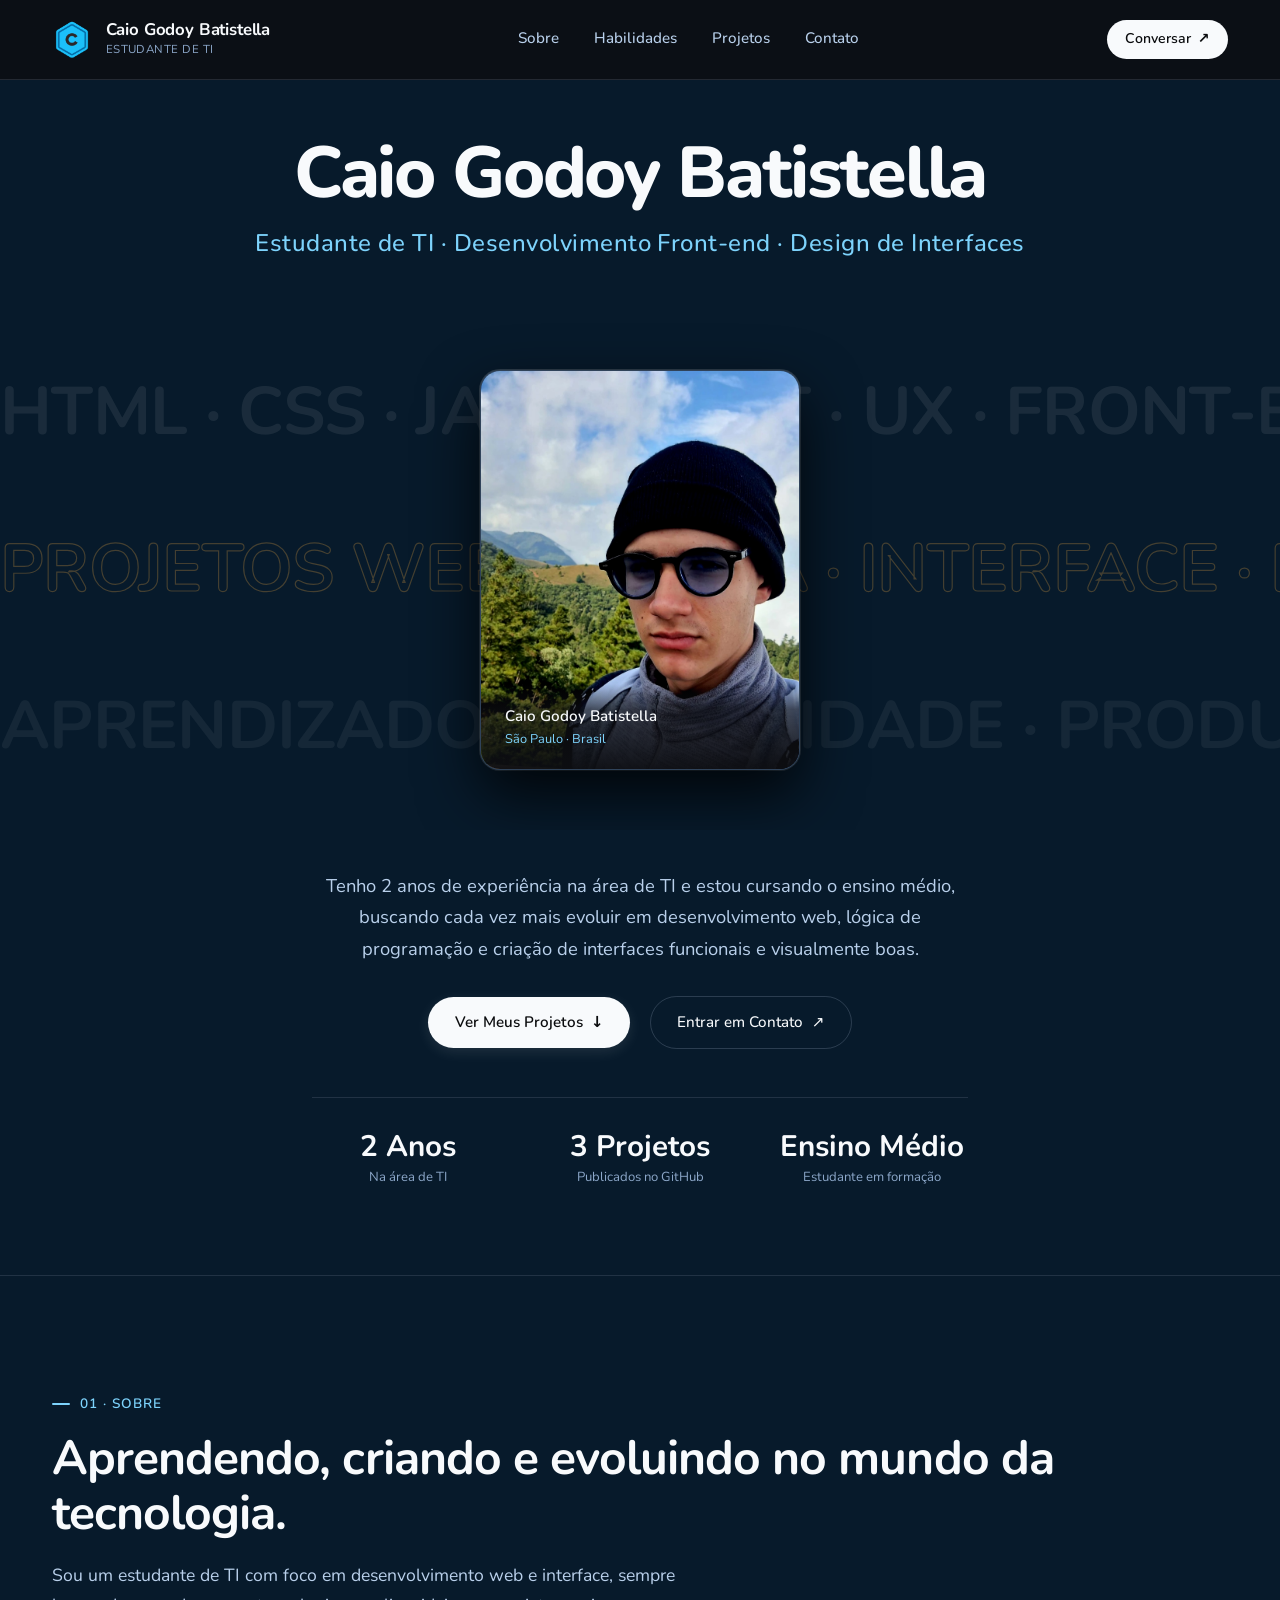
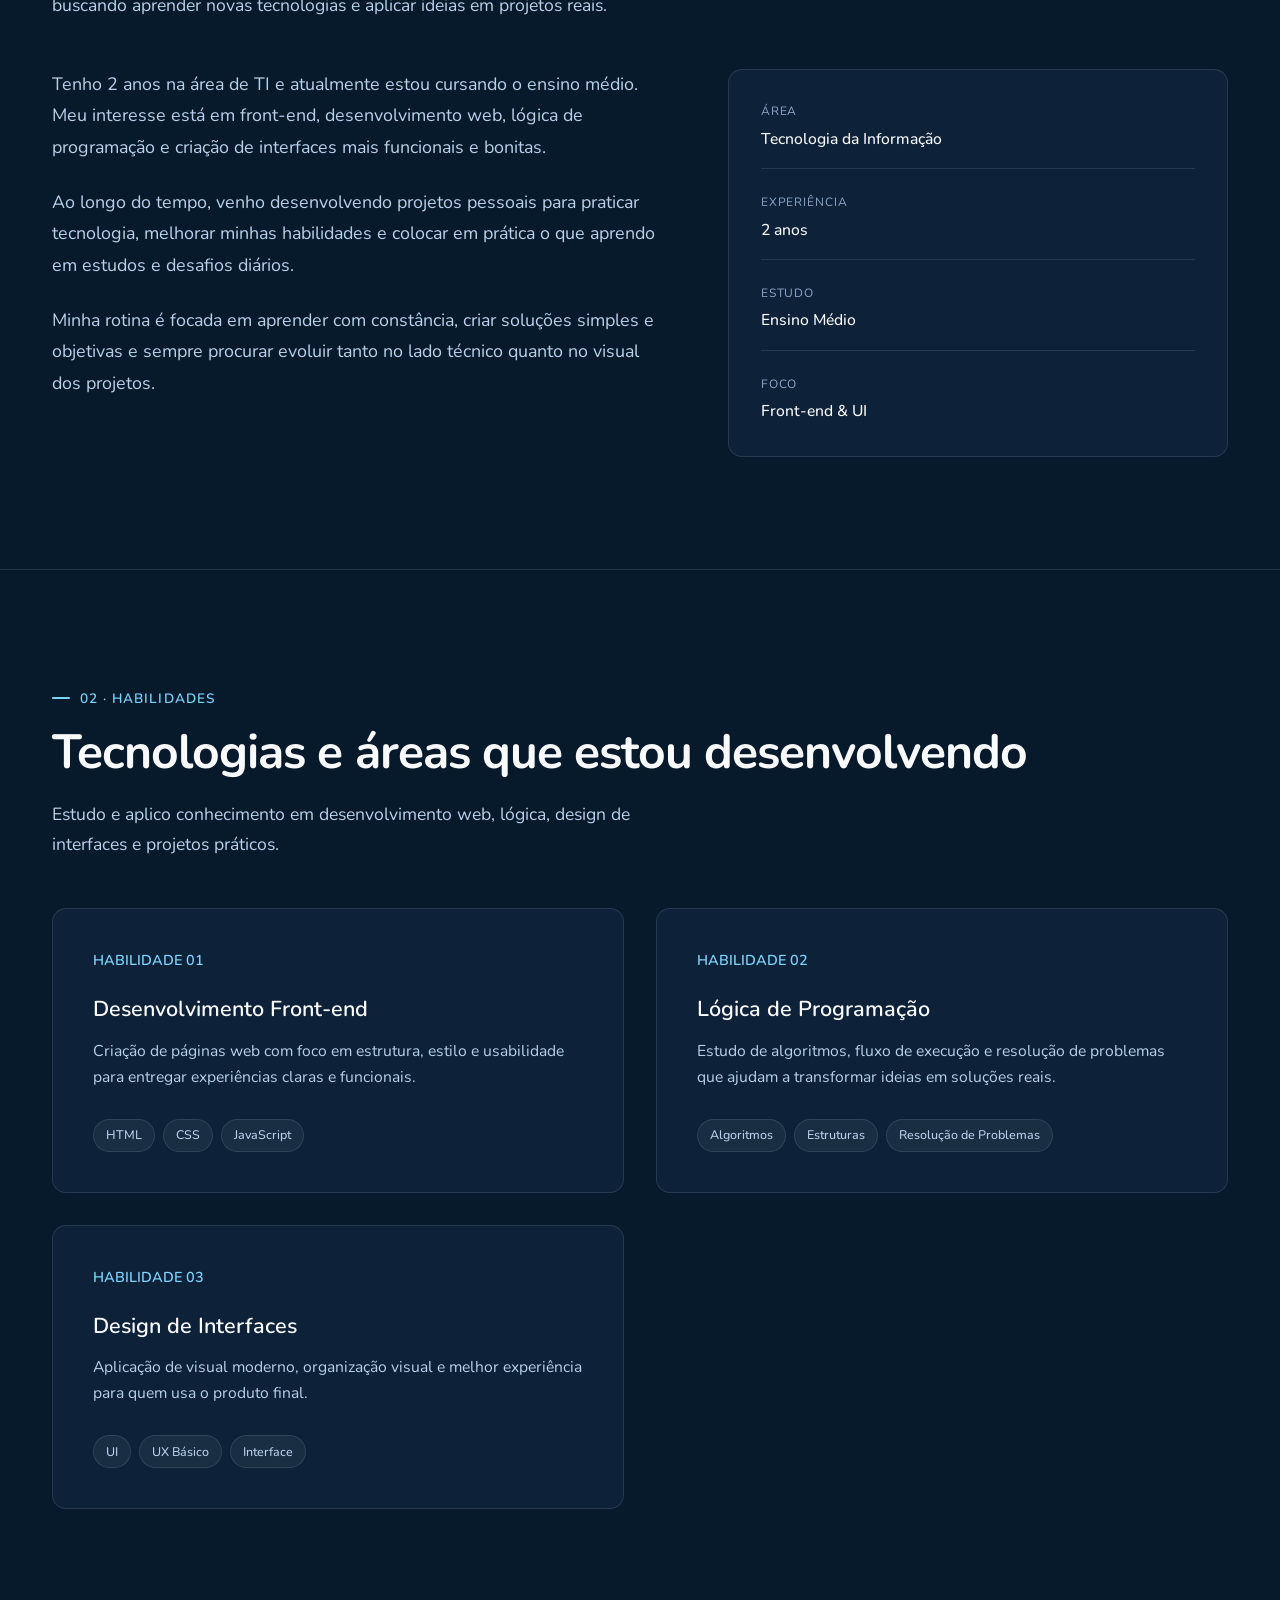
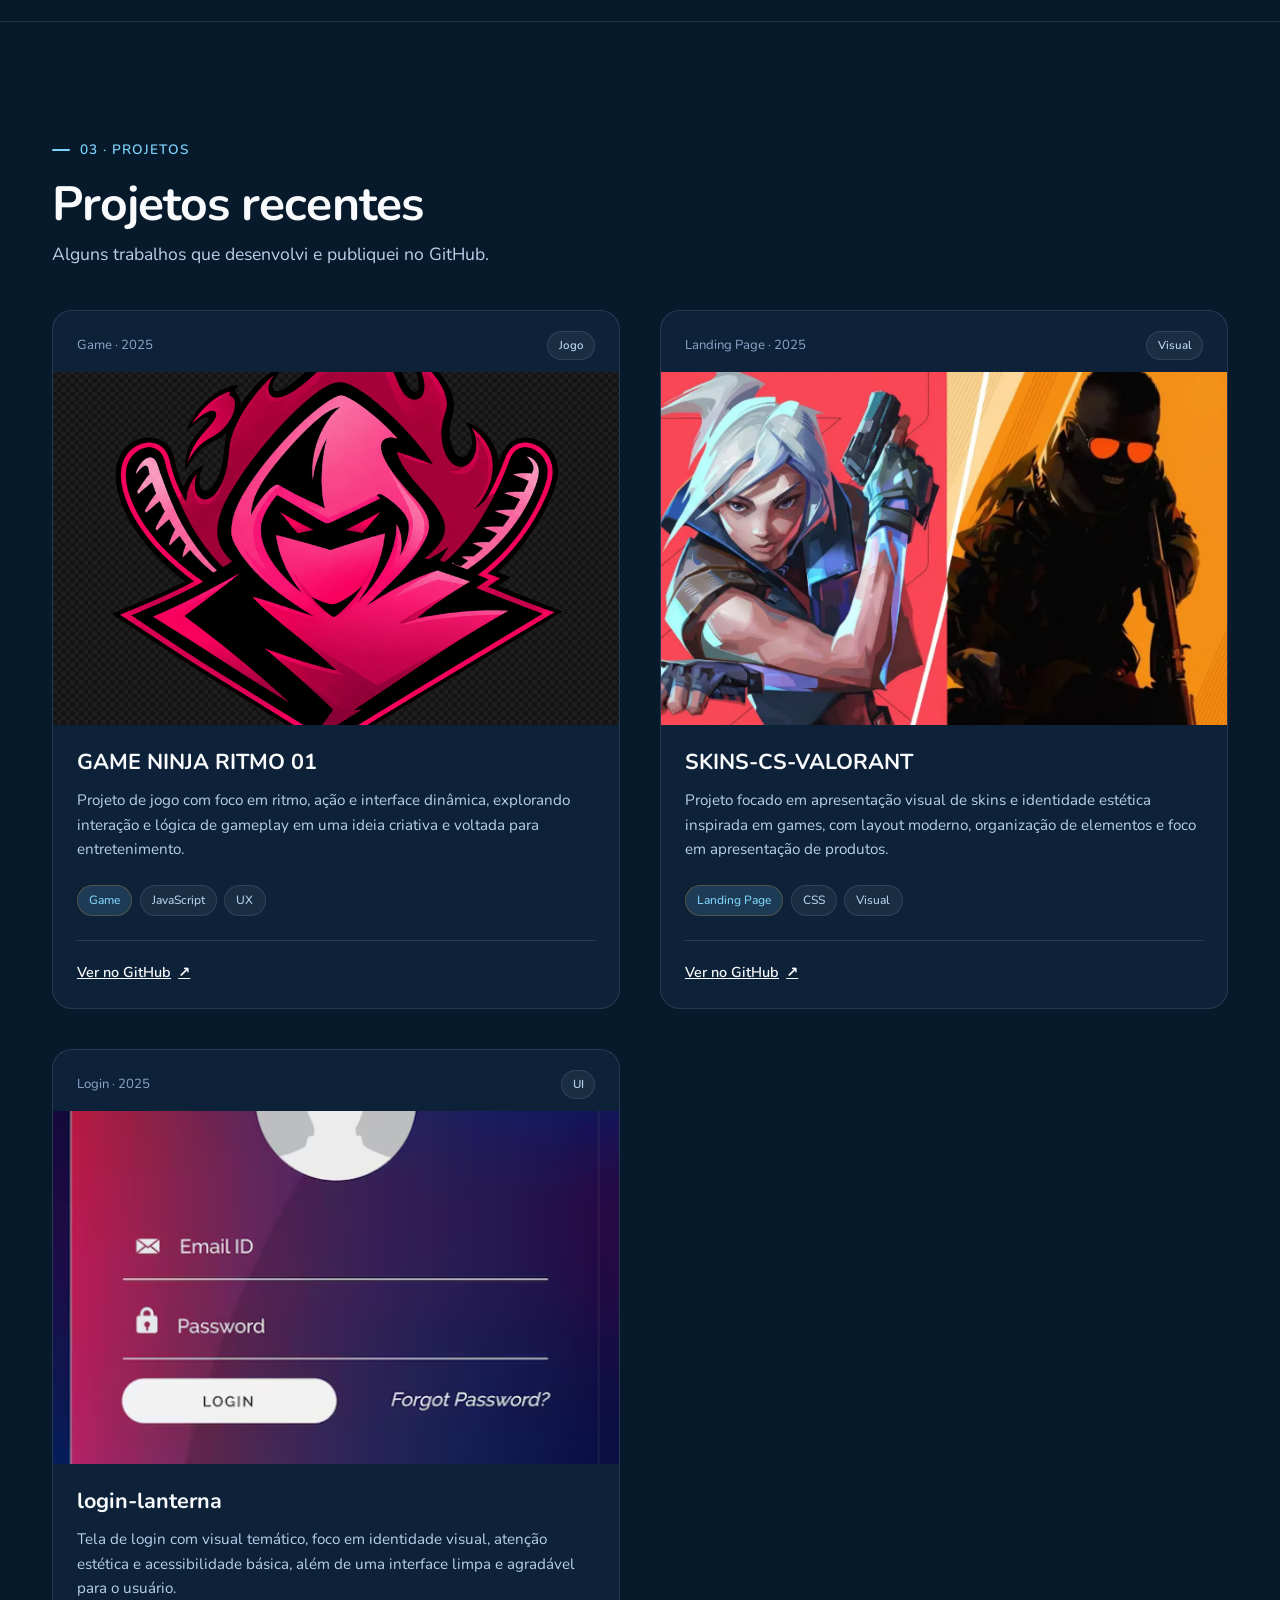
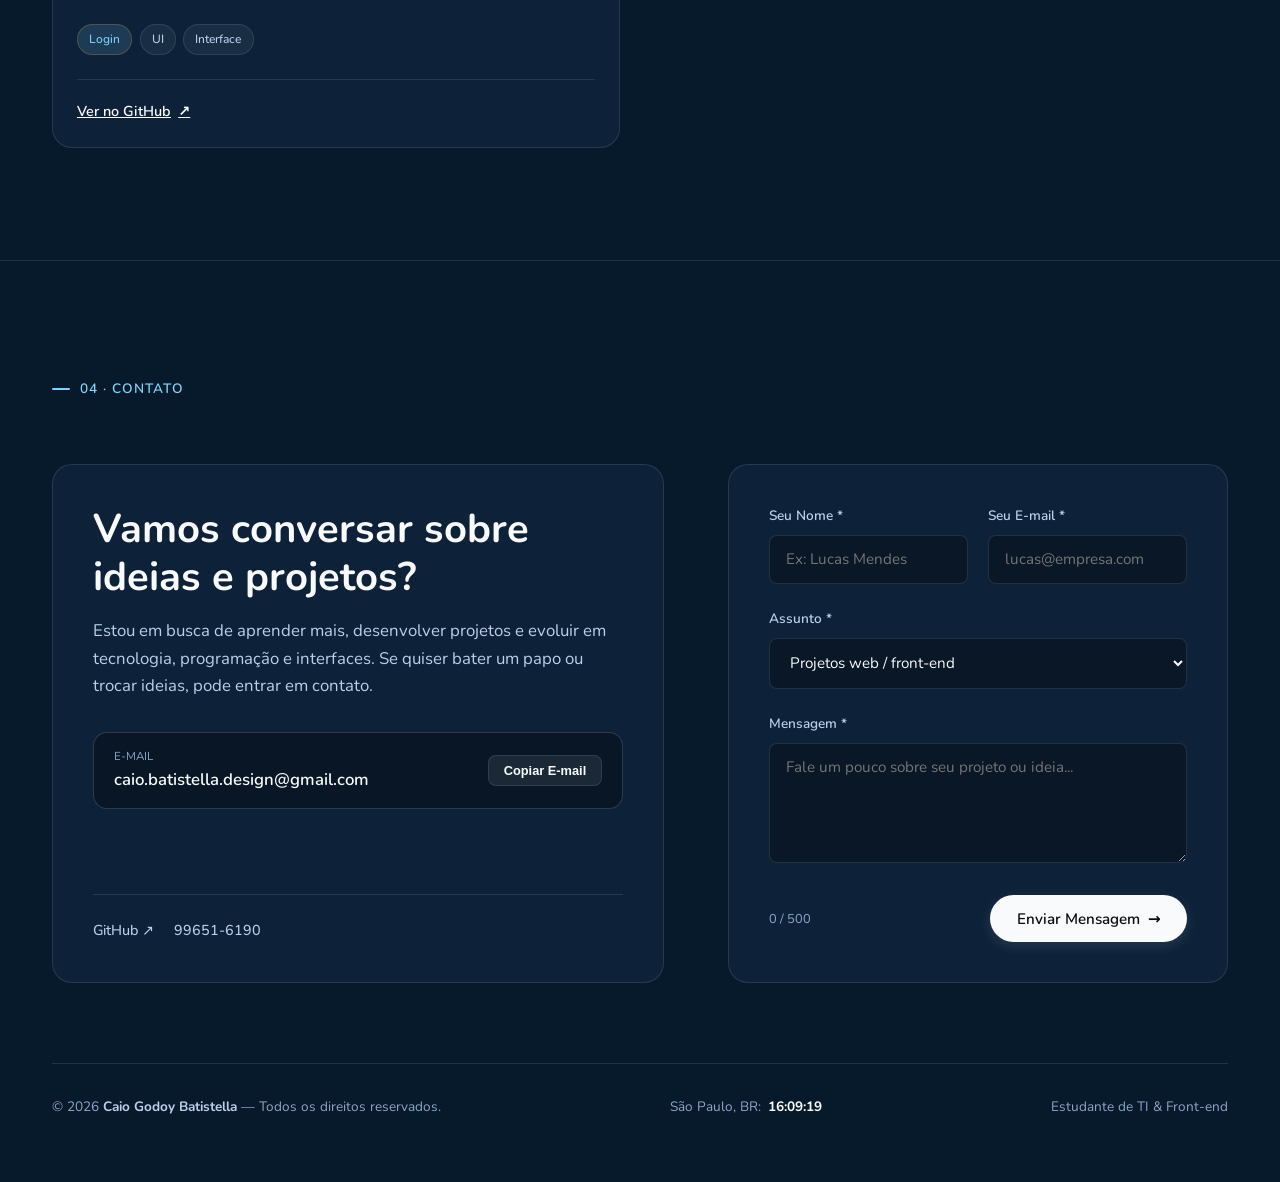
<file: index.html>
<!DOCTYPE html>
<html lang="pt-BR">

<head>
    <meta charset="UTF-8">
    <meta name="viewport" content="width=device-width, initial-scale=1.0">
    <title>Caio Godoy Batistella · Estudante de TI & Desenvolvedor</title>
    <meta name="description"
        content="Portfólio de Caio Godoy Batistella, estudante de TI apaixonado por desenvolvimento front-end, interfaces e projetos criativos.">

    <link rel="preconnect" href="https://fonts.googleapis.com">
    <link rel="preconnect" href="https://fonts.gstatic.com" crossorigin>
    <link
        href="https://fonts.googleapis.com/css2?family=Nunito:wght@300;400;500;600;700;800;900&display=swap"
        rel="stylesheet">

    <link rel="stylesheet" href="css/style.css">
    <link rel="stylesheet" href="css/components.css">
    <link rel="stylesheet" href="css/responsive.css">
</head>

<body>
    <div class="site-wrapper">
        <header class="site-header">
            <div class="header-inner">
                <a href="#hero" class="brand-link" title="Caio Godoy Batistella — Início">
                    <img src="assets/images/logo.png" alt="Logo Caio Godoy Batistella" class="site-logo-img">
                    <div class="brand-text-group">
                        <span class="brand-name">Caio Godoy Batistella</span>
                        <span class="brand-role">Estudante de TI</span>
                    </div>
                </a>

                <nav aria-label="Navegação Principal">
                    <ul class="nav-menu">
                        <li><a href="#about" class="nav-link">Sobre</a></li>
                        <li><a href="#services" class="nav-link">Habilidades</a></li>
                        <li><a href="#projects" class="nav-link">Projetos</a></li>
                        <li><a href="#contact" class="nav-link">Contato</a></li>
                    </ul>
                </nav>

                <div class="header-actions">
                    <a href="#contact" class="btn-header-cta">
                        <span>Conversar</span>
                        <span>↗</span>
                    </a>

                    <button class="mobile-nav-toggle" type="button" aria-label="Abrir Menu" aria-expanded="false">
                        MENU
                    </button>
                </div>
            </div>
        </header>

        <main id="main-content">
            <section id="hero" class="hero-stage-centered">
                <div class="site-container hero-intro-container">
                    <h1 class="hero-title-centered">Caio Godoy Batistella</h1>
                    <p class="hero-subtitle-centered">
                        Estudante de TI · Desenvolvimento Front-end · Design de Interfaces
                    </p>
                </div>

                <div class="hero-stage-marquee-area">
                    <div class="profile-marquee-layer" aria-hidden="true">
                        <div class="profile-marquee-row marquee-row-1 marquee-to-left">
                            <div class="marquee-content-track">
                                <span>HTML · CSS · JAVASCRIPT · UX · FRONT-END ·</span>
                                <span>HTML · CSS · JAVASCRIPT · UX · FRONT-END ·</span>
                                <span>HTML · CSS · JAVASCRIPT · UX · FRONT-END ·</span>
                                <span>HTML · CSS · JAVASCRIPT · UX · FRONT-END ·</span>
                            </div>
                        </div>

                        <div class="profile-marquee-row marquee-row-2 marquee-to-right">
                            <div class="marquee-content-track">
                                <span>PROJETOS WEB · LÓGICA · INTERFACE · FUNCIONALIDADE ·</span>
                                <span>PROJETOS WEB · LÓGICA · INTERFACE · FUNCIONALIDADE ·</span>
                                <span>PROJETOS WEB · LÓGICA · INTERFACE · FUNCIONALIDADE ·</span>
                                <span>PROJETOS WEB · LÓGICA · INTERFACE · FUNCIONALIDADE ·</span>
                            </div>
                        </div>

                        <div class="profile-marquee-row marquee-row-3 marquee-to-left">
                            <div class="marquee-content-track">
                                <span>APRENDIZADO · CRIATIVIDADE · PRODUTIVIDADE · TI ·</span>
                                <span>APRENDIZADO · CRIATIVIDADE · PRODUTIVIDADE · TI ·</span>
                                <span>APRENDIZADO · CRIATIVIDADE · PRODUTIVIDADE · TI ·</span>
                                <span>APRENDIZADO · CRIATIVIDADE · PRODUTIVIDADE · TI ·</span>
                            </div>
                        </div>
                    </div>

                    <div class="hero-center-portrait-anchor">
                        <div class="hero-portrait-card">
                            <img src="assets/images/profile.jpg" alt="Foto de Caio Godoy Batistella" class="hero-portrait-img" fetchpriority="high">
                            <div class="hero-portrait-caption">
                                <span class="portrait-name">Caio Godoy Batistella</span>
                                <span class="portrait-role">São Paulo · Brasil</span>
                            </div>
                        </div>
                    </div>
                </div>

                <div class="site-container hero-bottom-container">
                    <p class="hero-statement-text">
                        Tenho 2 anos de experiência na área de TI e estou cursando o ensino médio, buscando cada vez mais
                        evoluir em desenvolvimento web, lógica de programação e criação de interfaces funcionais e visualmente boas.
                    </p>

                    <div class="hero-actions-centered">
                        <a href="#projects" class="btn-primary">
                            <span>Ver Meus Projetos</span>
                            <span>↓</span>
                        </a>
                        <a href="#contact" class="btn-secondary">
                            <span>Entrar em Contato</span>
                            <span>↗</span>
                        </a>
                    </div>

                    <div class="hero-metrics-centered">
                        <div class="metric-item">
                            <span class="metric-value">2 Anos</span>
                            <span class="metric-label">Na área de TI</span>
                        </div>
                        <div class="metric-item">
                            <span class="metric-value">3 Projetos</span>
                            <span class="metric-label">Publicados no GitHub</span>
                        </div>
                        <div class="metric-item">
                            <span class="metric-value">Ensino Médio</span>
                            <span class="metric-label">Estudante em formação</span>
                        </div>
                    </div>
                </div>
            </section>

            <section id="about" class="editorial-section">
                <div class="site-container">
                    <span class="section-tagline">01 · SOBRE</span>

                    <h2 class="section-title">
                        Aprendendo, criando e evoluindo no mundo da tecnologia.
                    </h2>
                    <p class="section-subtitle">
                        Sou um estudante de TI com foco em desenvolvimento web e interface, sempre buscando aprender novas tecnologias e aplicar ideias em projetos reais.
                    </p>

                    <div class="about-grid">
                        <div class="about-editorial-prose">
                            <p>
                                Tenho 2 anos na área de TI e atualmente estou cursando o ensino médio. Meu interesse está em
                                front-end, desenvolvimento web, lógica de programação e criação de interfaces mais funcionais e bonitas.
                            </p>
                            <p>
                                Ao longo do tempo, venho desenvolvendo projetos pessoais para praticar tecnologia, melhorar minhas
                                habilidades e colocar em prática o que aprendo em estudos e desafios diários.
                            </p>
                            <p>
                                Minha rotina é focada em aprender com constância, criar soluções simples e objetivas e sempre procurar evoluir tanto no lado técnico quanto no visual dos projetos.
                            </p>
                        </div>

                        <div class="spec-box">
                            <div class="spec-item">
                                <span class="spec-label">Área</span>
                                <span class="spec-value">Tecnologia da Informação</span>
                            </div>
                            <div class="spec-item">
                                <span class="spec-label">Experiência</span>
                                <span class="spec-value">2 anos</span>
                            </div>
                            <div class="spec-item">
                                <span class="spec-label">Estudo</span>
                                <span class="spec-value">Ensino Médio</span>
                            </div>
                            <div class="spec-item">
                                <span class="spec-label">Foco</span>
                                <span class="spec-value">Front-end & UI</span>
                            </div>
                        </div>
                    </div>
                </div>
            </section>

            <section id="services" class="editorial-section">
                <div class="site-container">
                    <span class="section-tagline">02 · HABILIDADES</span>
                    <h2 class="section-title">Tecnologias e áreas que estou desenvolvendo</h2>
                    <p class="section-subtitle">
                        Estudo e aplico conhecimento em desenvolvimento web, lógica, design de interfaces e projetos práticos.
                    </p>

                    <div class="services-grid">
                        <div class="service-card">
                            <div>
                                <div class="service-card-header">
                                    <span class="service-index">HABILIDADE 01</span>
                                </div>
                                <h3 class="service-title">Desenvolvimento Front-end</h3>
                                <p class="service-desc">
                                    Criação de páginas web com foco em estrutura, estilo e usabilidade para entregar experiências claras e funcionais.
                                </p>
                            </div>
                            <div class="service-tags-wrap">
                                <span class="service-tag">HTML</span>
                                <span class="service-tag">CSS</span>
                                <span class="service-tag">JavaScript</span>
                            </div>
                        </div>

                        <div class="service-card">
                            <div>
                                <div class="service-card-header">
                                    <span class="service-index">HABILIDADE 02</span>
                                </div>
                                <h3 class="service-title">Lógica de Programação</h3>
                                <p class="service-desc">
                                    Estudo de algoritmos, fluxo de execução e resolução de problemas que ajudam a transformar ideias em soluções reais.
                                </p>
                            </div>
                            <div class="service-tags-wrap">
                                <span class="service-tag">Algoritmos</span>
                                <span class="service-tag">Estruturas</span>
                                <span class="service-tag">Resolução de Problemas</span>
                            </div>
                        </div>

                        <div class="service-card">
                            <div>
                                <div class="service-card-header">
                                    <span class="service-index">HABILIDADE 03</span>
                                </div>
                                <h3 class="service-title">Design de Interfaces</h3>
                                <p class="service-desc">
                                    Aplicação de visual moderno, organização visual e melhor experiência para quem usa o produto final.
                                </p>
                            </div>
                            <div class="service-tags-wrap">
                                <span class="service-tag">UI</span>
                                <span class="service-tag">UX Básico</span>
                                <span class="service-tag">Interface</span>
                            </div>
                        </div>
                    </div>
                </div>
            </section>

            <section id="projects" class="editorial-section">
                <div class="site-container">
                    <span class="section-tagline">03 · PROJETOS</span>
                    <div class="projects-header-bar">
                        <div>
                            <h2 class="section-title" style="margin-bottom: 0.5rem;">Projetos recentes</h2>
                            <p class="section-subtitle">
                                Alguns trabalhos que desenvolvi e publiquei no GitHub.
                            </p>
                        </div>
                    </div>

                    <div class="projects-grid">
                        <article class="project-card" data-category="systems">
                            <div class="project-card-header">
                                <span>Game · 2025</span>
                                <span class="project-status-badge">Jogo</span>
                            </div>

                            <div class="project-preview-box">
                                <img src="assets/images/Captura de tela 2026-10-07 192442.png" alt="GAME NINJA RITMO 01" class="project-preview-img" loading="lazy">
                            </div>

                            <div class="project-card-body">
                                <h3 class="project-title">GAME NINJA RITMO 01</h3>
                                <p class="project-desc">
                                    Projeto de jogo com foco em ritmo, ação e interface dinâmica, explorando interação e lógica de gameplay em uma ideia criativa e voltada para entretenimento.
                                </p>
                                <div class="project-tags">
                                    <span class="project-tag tag-accent">Game</span>
                                    <span class="project-tag">JavaScript</span>
                                    <span class="project-tag">UX</span>
                                </div>

                                <div class="project-action-row">
                                    <a href="https://github.com/skycaio/GAME-NINJA-RITMO-01" target="_blank" rel="noopener noreferrer" class="open-spec-btn">
                                        <span>Ver no GitHub</span>
                                        <span>↗</span>
                                    </a>
                                </div>
                            </div>
                        </article>

                        <article class="project-card" data-category="creative">
                            <div class="project-card-header">
                                <span>Landing Page · 2025</span>
                                <span class="project-status-badge">Visual</span>
                            </div>

                            <div class="project-preview-box">
                                <img src="assets/images/Captura de tela 2026-11-01 224214.png" alt="SKINS-CS-VALORANT" class="project-preview-img" loading="lazy">
                            </div>

                            <div class="project-card-body">
                                <h3 class="project-title">SKINS-CS-VALORANT</h3>
                                <p class="project-desc">
                                    Projeto focado em apresentação visual de skins e identidade estética inspirada em games, com layout moderno, organização de elementos e foco em apresentação de produtos.
                                </p>
                                <div class="project-tags">
                                    <span class="project-tag tag-accent">Landing Page</span>
                                    <span class="project-tag">CSS</span>
                                    <span class="project-tag">Visual</span>
                                </div>

                                <div class="project-action-row">
                                    <a href="https://github.com/skycaio/SKINS-CS-VALORANT" target="_blank" rel="noopener noreferrer" class="open-spec-btn">
                                        <span>Ver no GitHub</span>
                                        <span>↗</span>
                                    </a>
                                </div>
                            </div>
                        </article>

                        <article class="project-card" data-category="mobile">
                            <div class="project-card-header">
                                <span>Login · 2025</span>
                                <span class="project-status-badge">UI</span>
                            </div>

                            <div class="project-preview-box">
                                <img src="assets/images/Captura de tela 2026-11-01 224447.png" alt="login-lanterna" class="project-preview-img" loading="lazy">
                            </div>

                            <div class="project-card-body">
                                <h3 class="project-title">login-lanterna</h3>
                                <p class="project-desc">
                                    Tela de login com visual temático, foco em identidade visual, atenção estética e acessibilidade básica, além de uma interface limpa e agradável para o usuário.
                                </p>
                                <div class="project-tags">
                                    <span class="project-tag tag-accent">Login</span>
                                    <span class="project-tag">UI</span>
                                    <span class="project-tag">Interface</span>
                                </div>

                                <div class="project-action-row">
                                    <a href="https://github.com/skycaio/login-lanterna" target="_blank" rel="noopener noreferrer" class="open-spec-btn">
                                        <span>Ver no GitHub</span>
                                        <span>↗</span>
                                    </a>
                                </div>
                            </div>
                        </article>
                    </div>
                </div>
            </section>

            <section id="contact" class="contact-section">
                <div class="site-container">
                    <span class="section-tagline">04 · CONTATO</span>

                    <div class="contact-layout">
                        <div class="contact-intro-card">
                            <h2 class="contact-headline">Vamos conversar sobre ideias e projetos?</h2>
                            <p class="contact-text">
                                Estou em busca de aprender mais, desenvolver projetos e evoluir em tecnologia, programação e interfaces. Se quiser bater um papo ou trocar ideias, pode entrar em contato.
                            </p>

                            <div class="email-copy-box">
                                <div>
                                    <div style="font-size: 0.72rem; color: var(--text-muted); text-transform: uppercase; margin-bottom: 2px;">E-mail</div>
                                    <a href="mailto:caio.batistella.design@gmail.com" class="email-address">
                                        caio.batistella.design@gmail.com
                                    </a>
                                </div>
                                <button type="button" class="btn-copy-email" title="Copiar endereço de e-mail">
                                    Copiar E-mail
                                </button>
                            </div>

                            <div class="contact-social-strip">
                                <a href="https://github.com/skycaio" target="_blank" rel="noopener noreferrer" class="social-link">
                                    GitHub ↗
                                </a>
                                <a href="tel:+55996516190" class="social-link">
                                    99651-6190
                                </a>
                            </div>
                        </div>

                        <div class="contact-form-card">
                            <form class="contact-form" autocomplete="off">
                                <div style="display: grid; grid-template-columns: 1fr 1fr; gap: 1.25rem;">
                                    <div class="form-group">
                                        <label for="nome" class="form-label">Seu Nome *</label>
                                        <input type="text" id="nome" name="nome" class="form-input"
                                            placeholder="Ex: Lucas Mendes" required>
                                    </div>
                                    <div class="form-group">
                                        <label for="email" class="form-label">Seu E-mail *</label>
                                        <input type="email" id="email" name="email" class="form-input"
                                            placeholder="lucas@empresa.com" required>
                                    </div>
                                </div>

                                <div class="form-group">
                                    <label for="assunto" class="form-label">Assunto *</label>
                                    <select id="assunto" name="assunto" class="form-select" required>
                                        <option value="uiux">Projetos web / front-end</option>
                                        <option value="design-system">Interface e design</option>
                                        <option value="branding">Colaboração / oportunidade</option>
                                        <option value="consultoria">Dúvida / contato</option>
                                    </select>
                                </div>

                                <div class="form-group">
                                    <label for="mensagem" class="form-label">Mensagem *</label>
                                    <textarea id="mensagem" name="mensagem" class="form-textarea" maxlength="500"
                                        placeholder="Fale um pouco sobre seu projeto ou ideia..."
                                        required></textarea>
                                </div>

                                <div class="form-footer-action">
                                    <span class="char-counter">0 / 500</span>
                                    <button type="submit" class="btn-primary">
                                        <span>Enviar Mensagem</span>
                                        <span>→</span>
                                    </button>
                                </div>
                            </form>
                        </div>
                    </div>

                    <footer class="site-footer">
                        <div class="footer-copy">
                            © 2026 <strong>Caio Godoy Batistella</strong> — Todos os direitos reservados.
                        </div>

                        <div class="footer-clock">
                            <span>São Paulo, BR:</span>
                            <strong class="live-clock-target" style="color: var(--text-primary);">--:--:--</strong>
                        </div>

                        <div>
                            Estudante de TI & Front-end
                        </div>
                    </footer>
                </div>
            </section>
        </main>

        <div class="modal-backdrop" aria-hidden="true" role="dialog" aria-modal="true">
            <div class="modal-content-panel">
                <button class="modal-close-btn" type="button" aria-label="Fechar janela">✕</button>
                <div class="modal-header">
                    <div class="modal-proj-serial"></div>
                    <h3 class="modal-title modal-proj-title"></h3>
                    <p class="modal-proj-desc"></p>
                </div>

                <div class="modal-body">
                    <div>
                        <div class="modal-section-title">Detalhes do Projeto</div>
                        <ul class="modal-proj-arch"></ul>
                    </div>

                    <div>
                        <div class="modal-section-title">Tecnologias</div>
                        <div class="modal-proj-stack"></div>
                    </div>

                    <div>
                        <div class="modal-section-title">Resultados</div>
                        <div class="modal-proj-metrics"></div>
                    </div>
                </div>
            </div>
        </div>
    </div>

    <script src="js/transitions.js"></script>
    <script src="js/parallax.js"></script>
    <script src="js/projects.js"></script>
    <script src="js/main.js"></script>
</body>

</html>
</file>
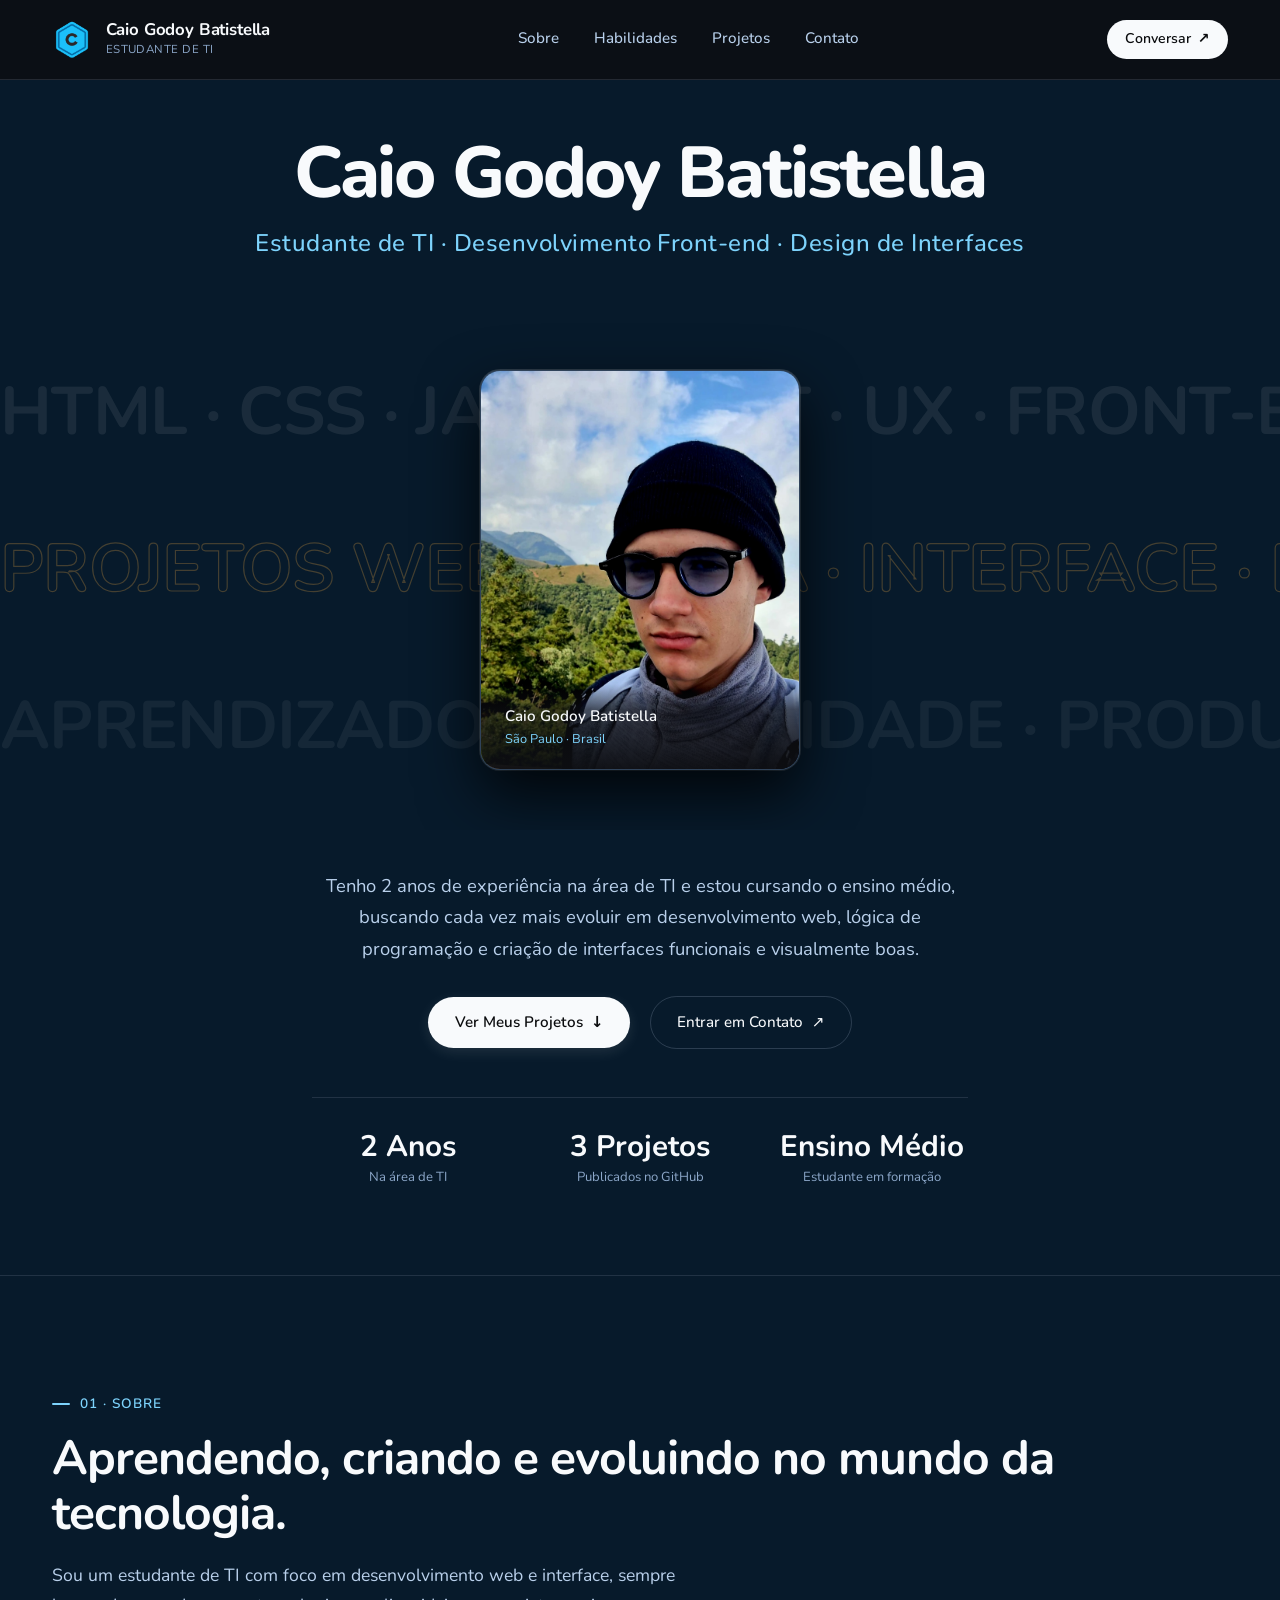
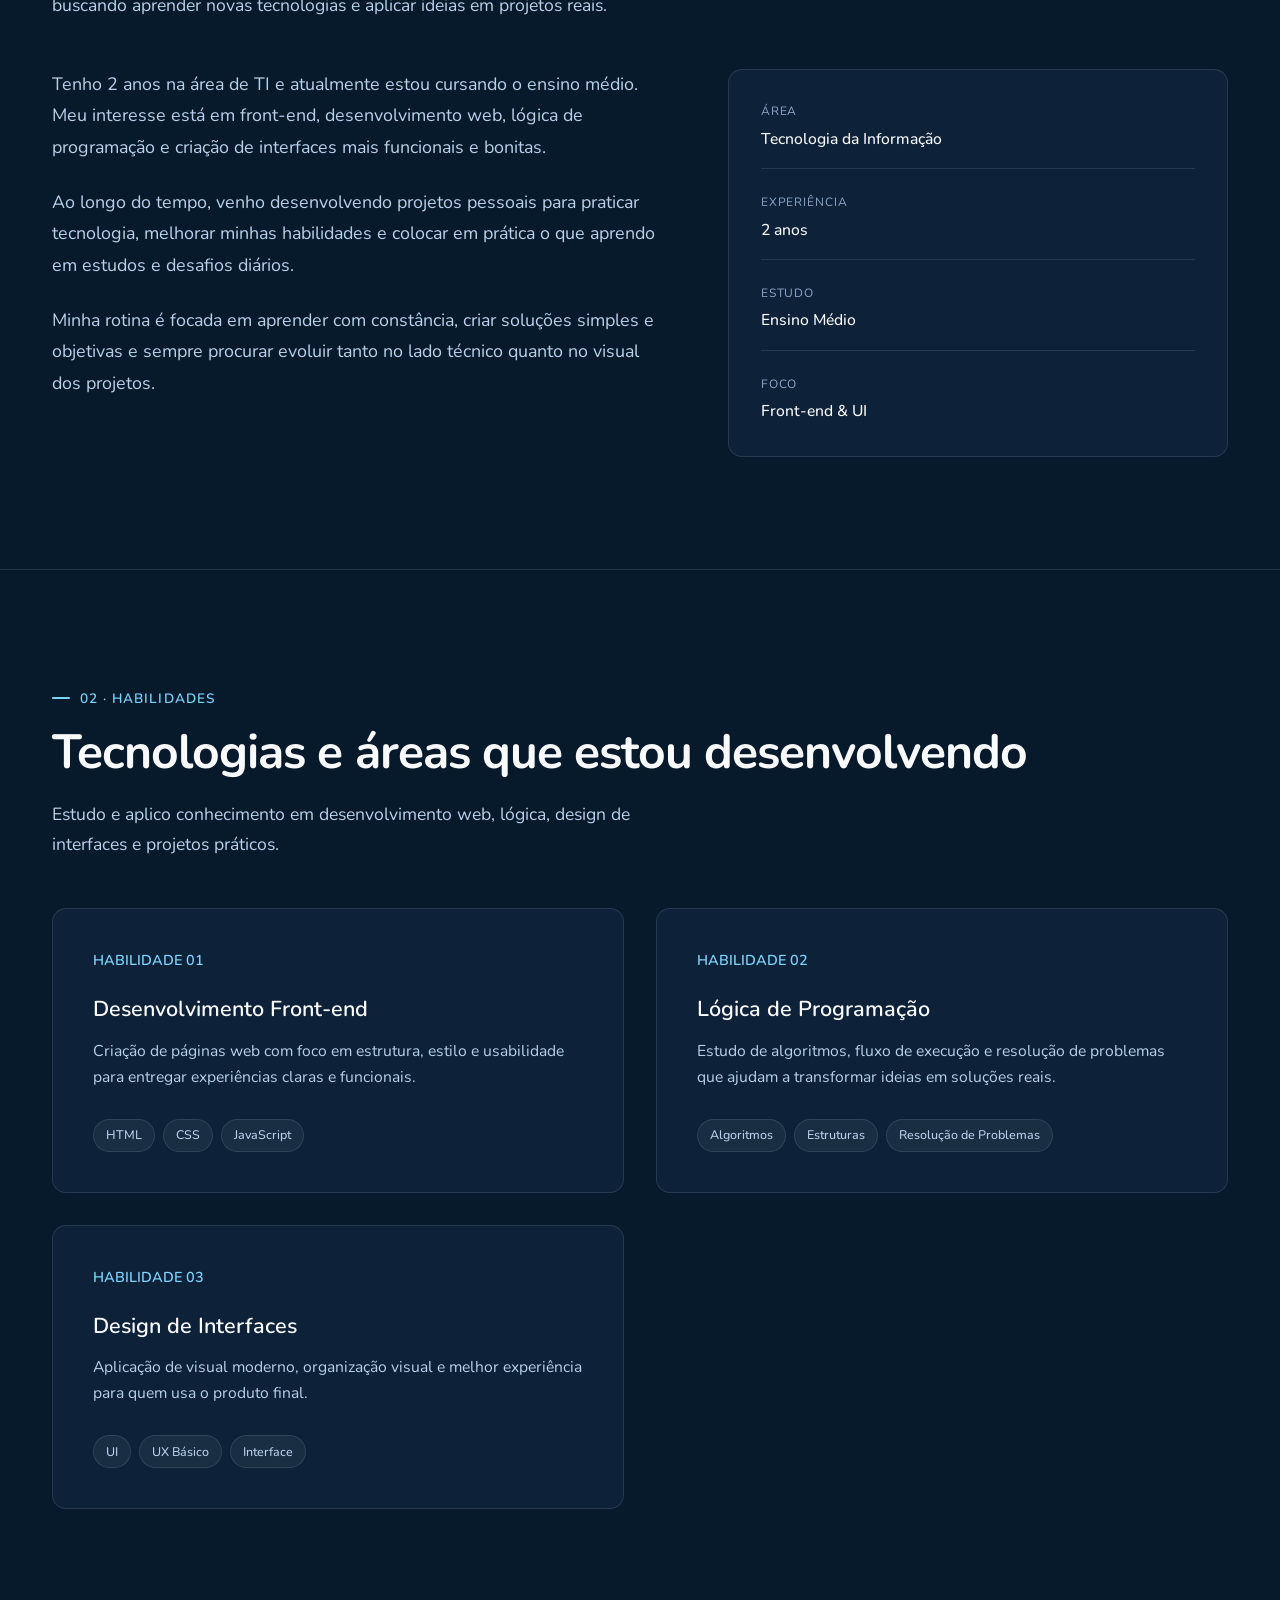
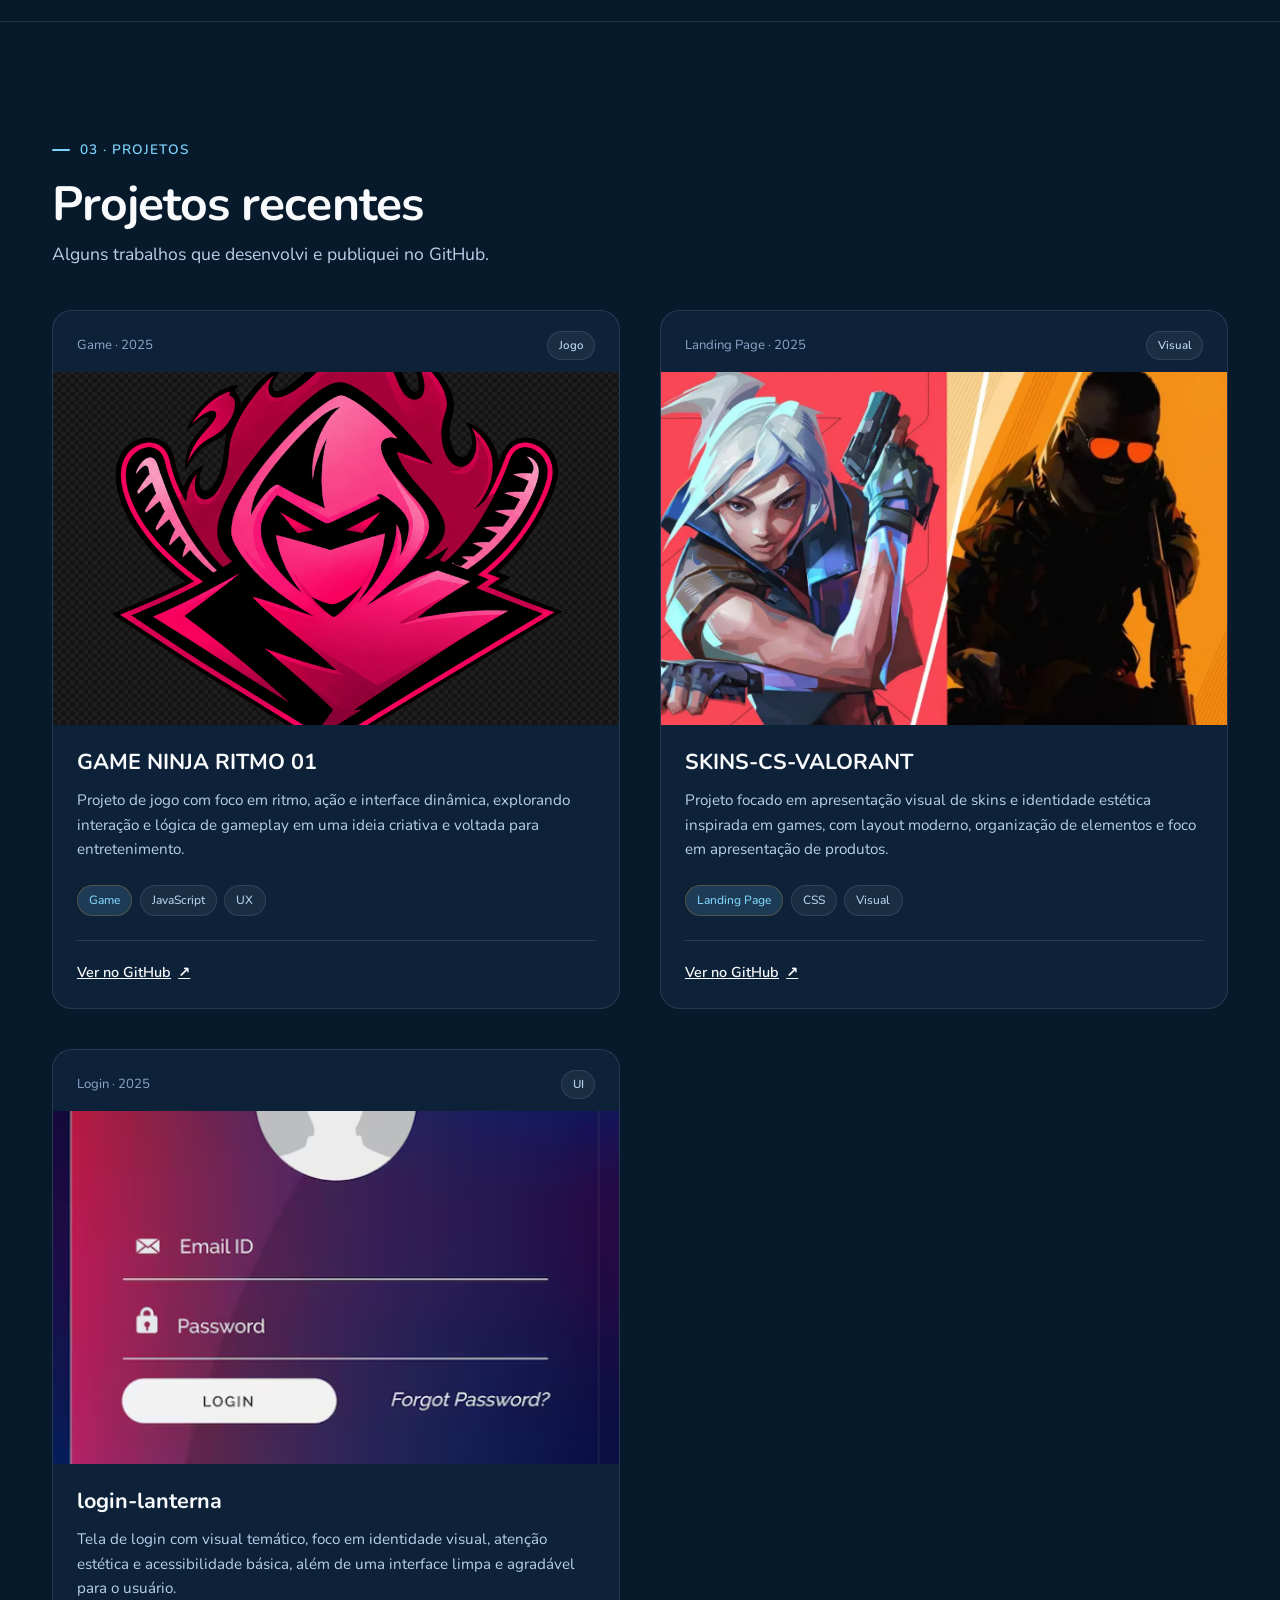
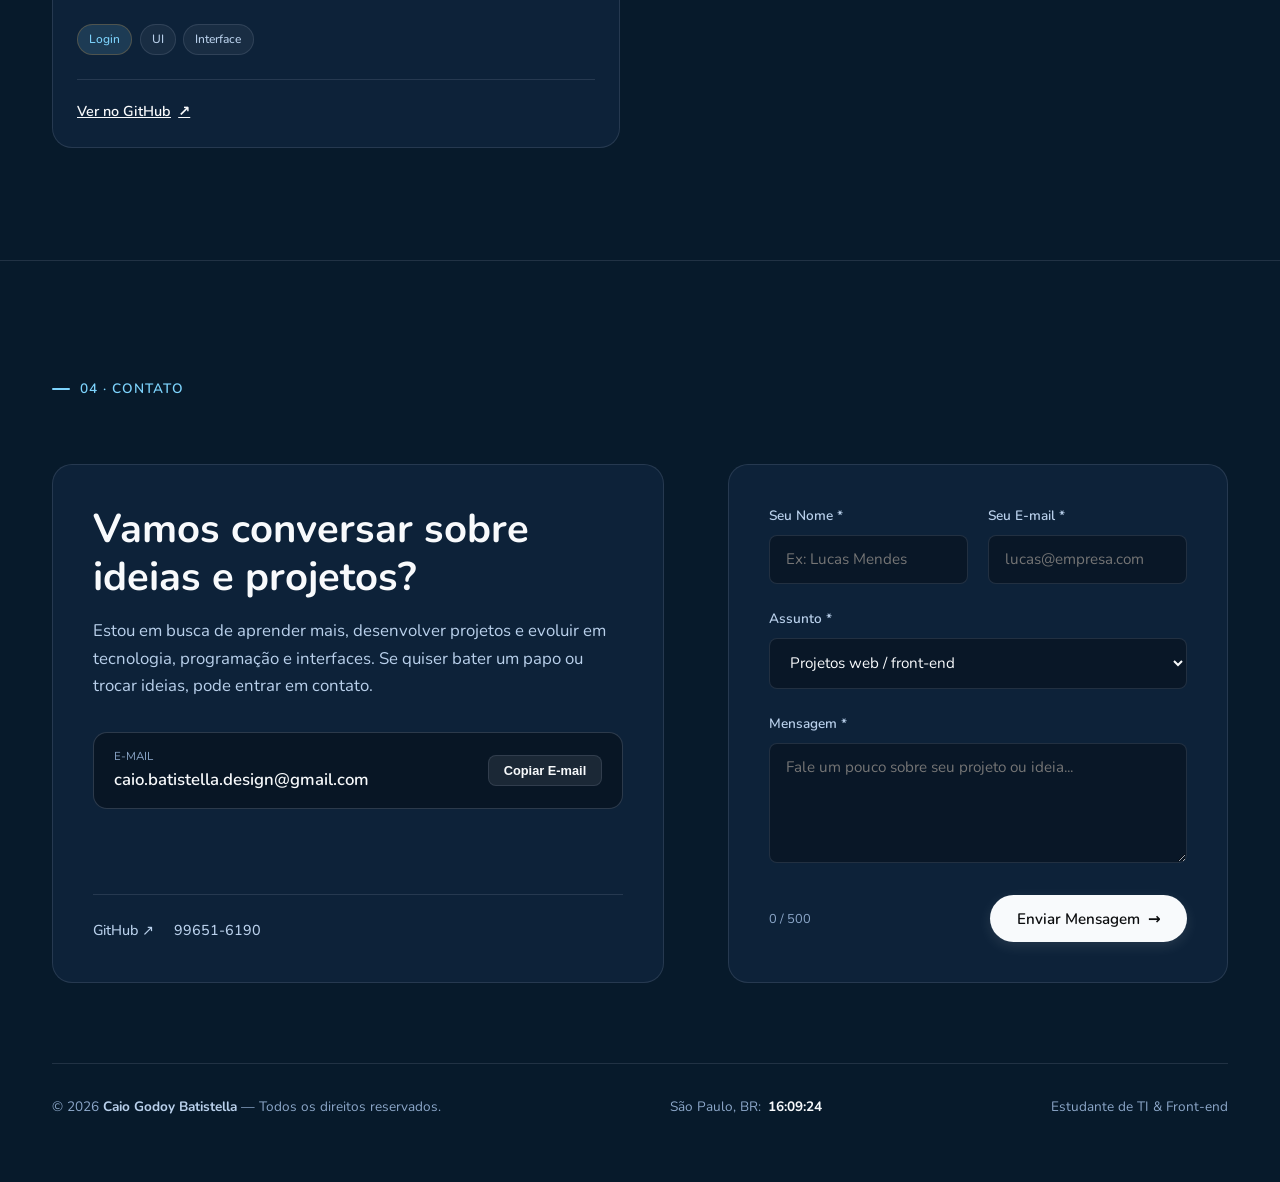
<file: contatos.html>
<!DOCTYPE html>
<html lang="pt-BR">
<head>
  <meta charset="UTF-8">
  <meta name="viewport" content="width=device-width, initial-scale=1.0">
  <title>Redirecionando para Contato — Caio Godoy Batistella</title>
  <meta http-equiv="refresh" content="0; url=index.html#contact">
  <link rel="stylesheet" href="css/style.css">
  <script>
    window.location.replace("index.html#contact");
  </script>
</head>
<body style="background: #0a0a0a; color: #FFFFFF; display: flex; align-items: center; justify-content: center; height: 100vh; font-family: sans-serif;">
  <p>Redirecionando para a seção de Contato... <a href="index.html#contact" style="color: #00D2FF;">Clique aqui se não for redirecionado automaticamente</a>.</p>
</body>
</html>
</file>
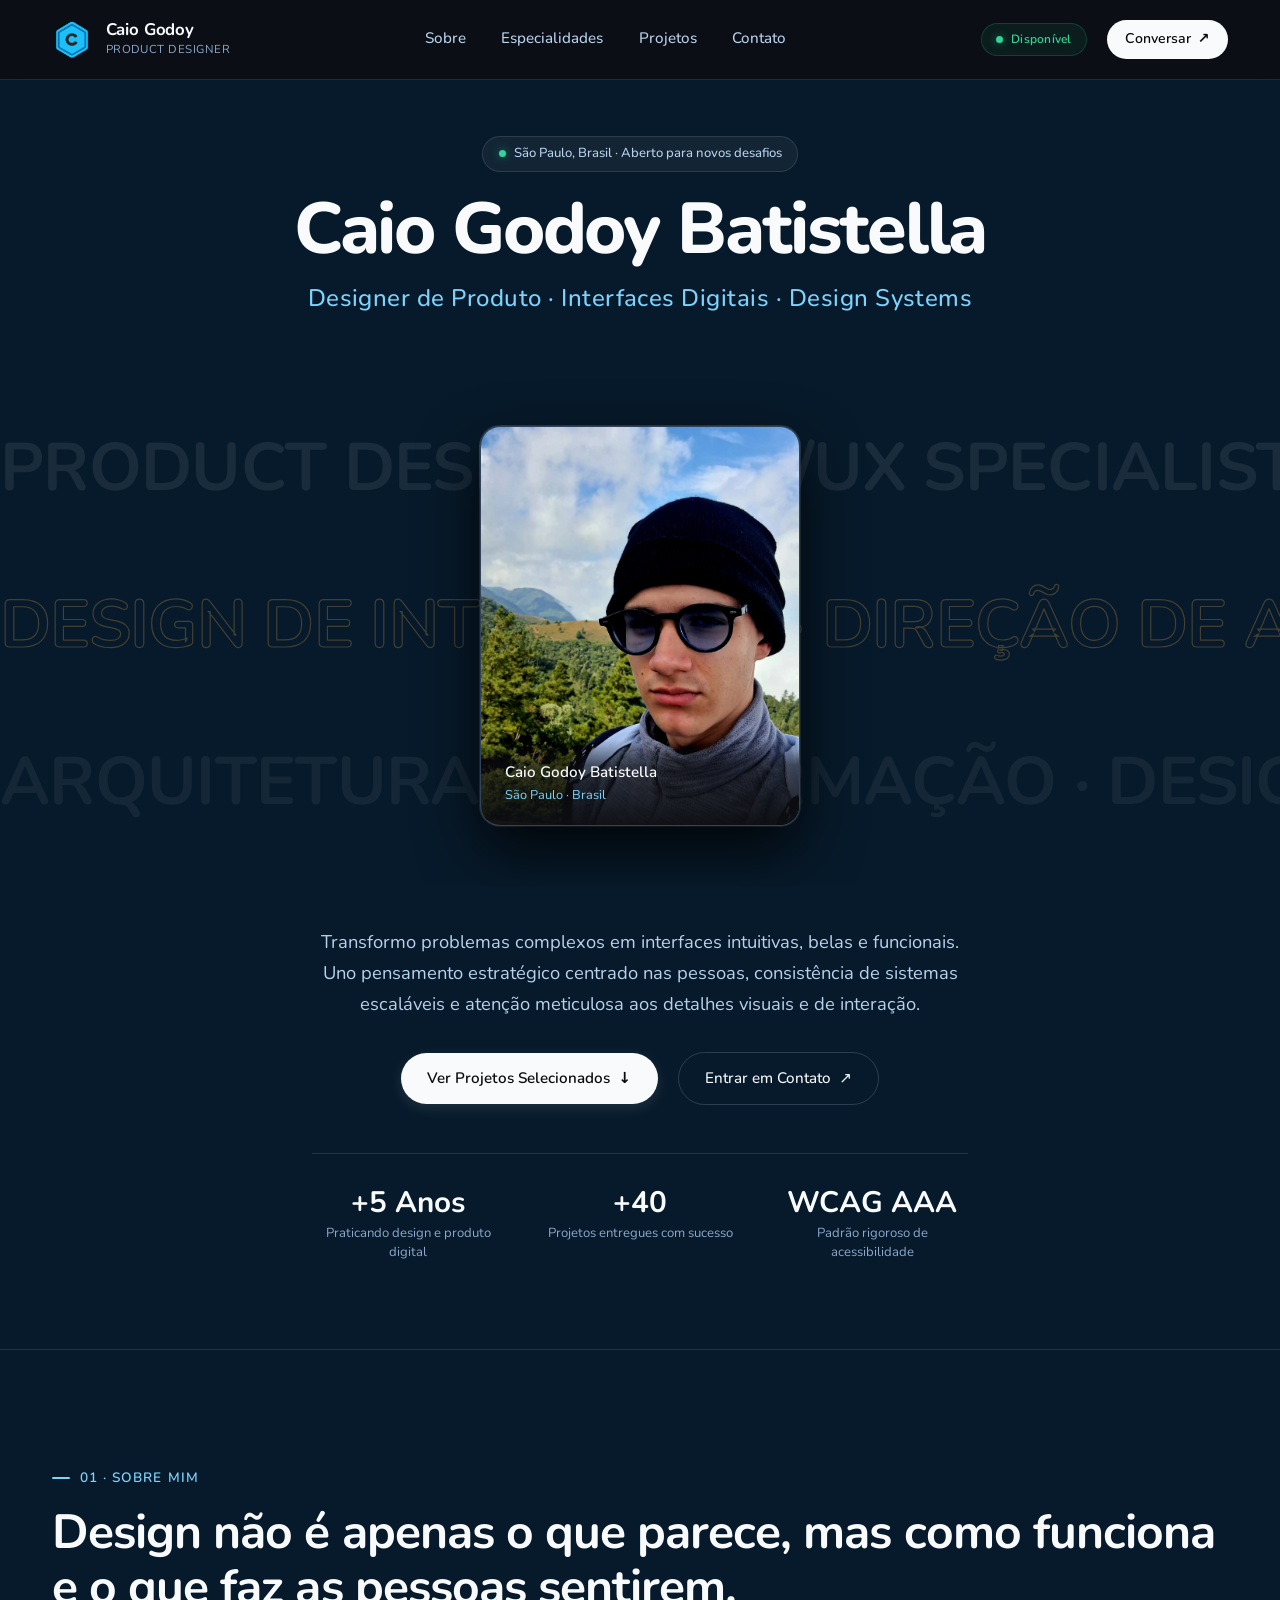
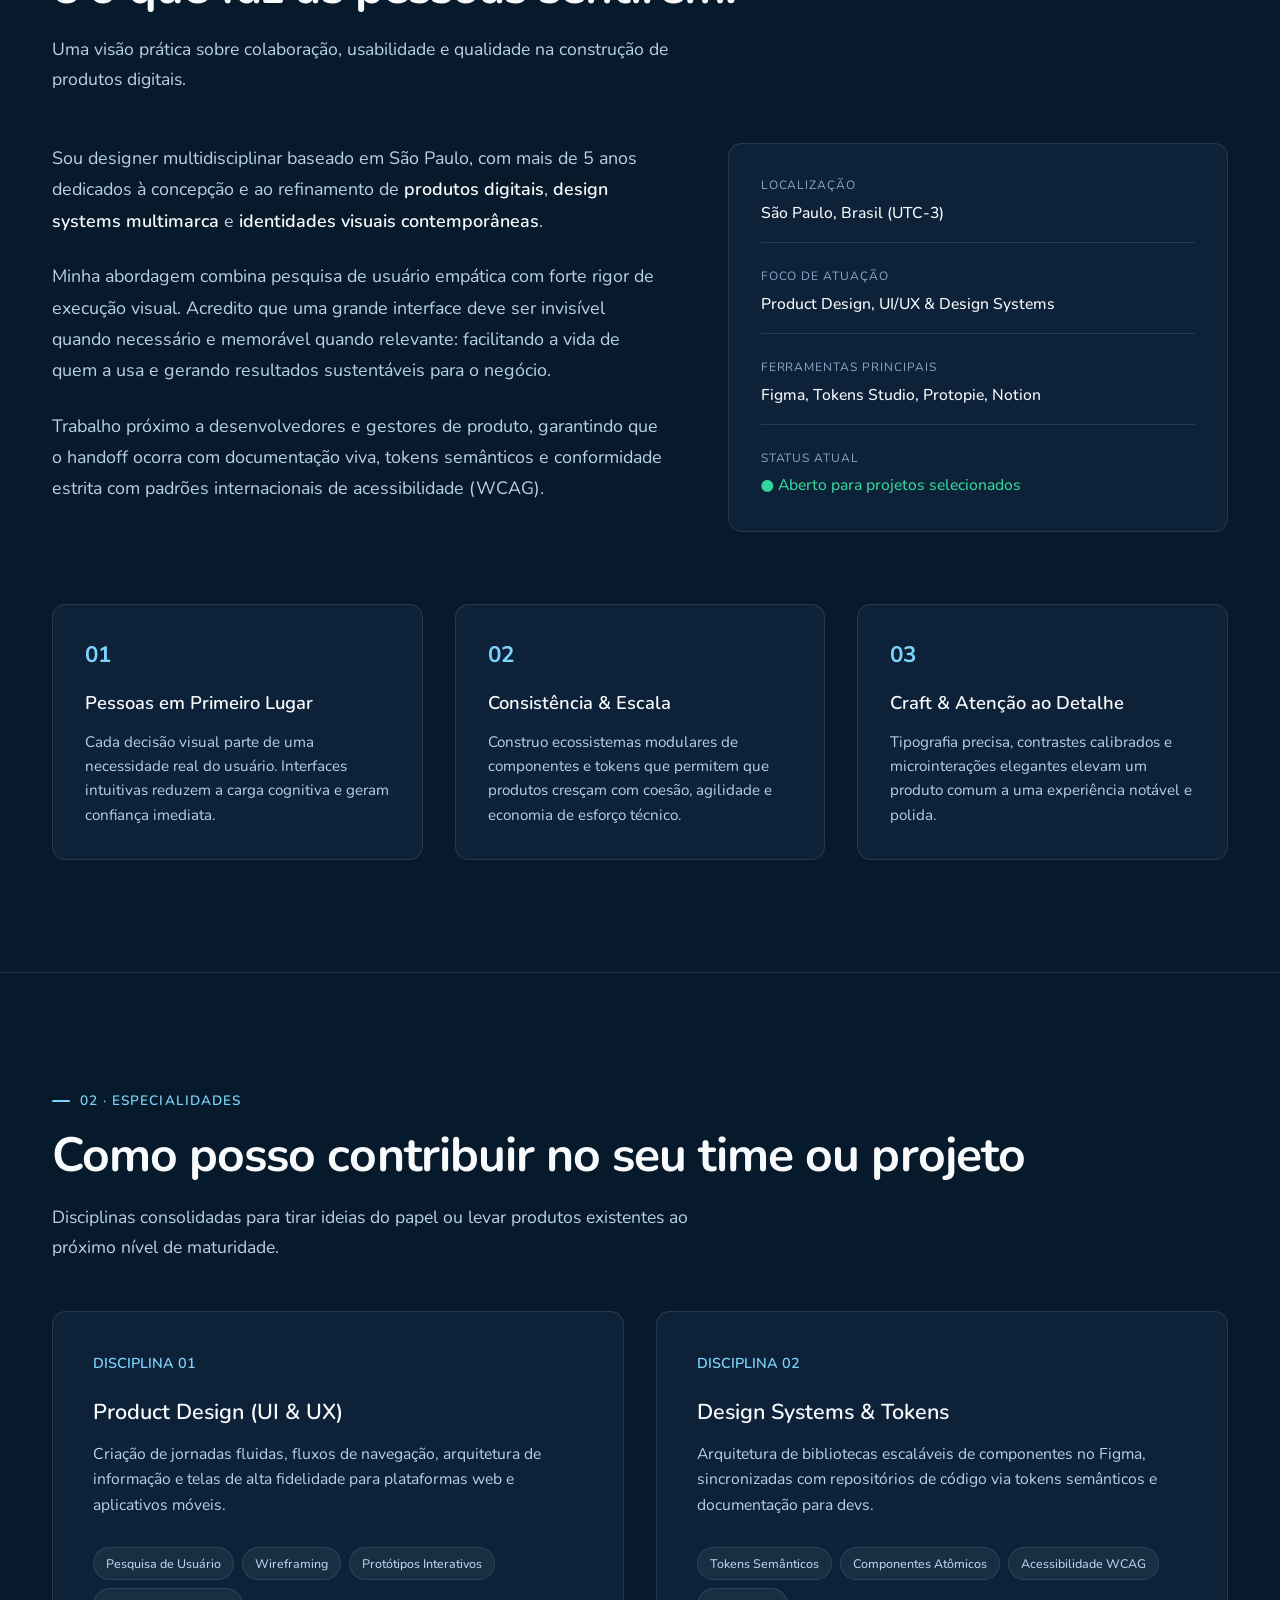
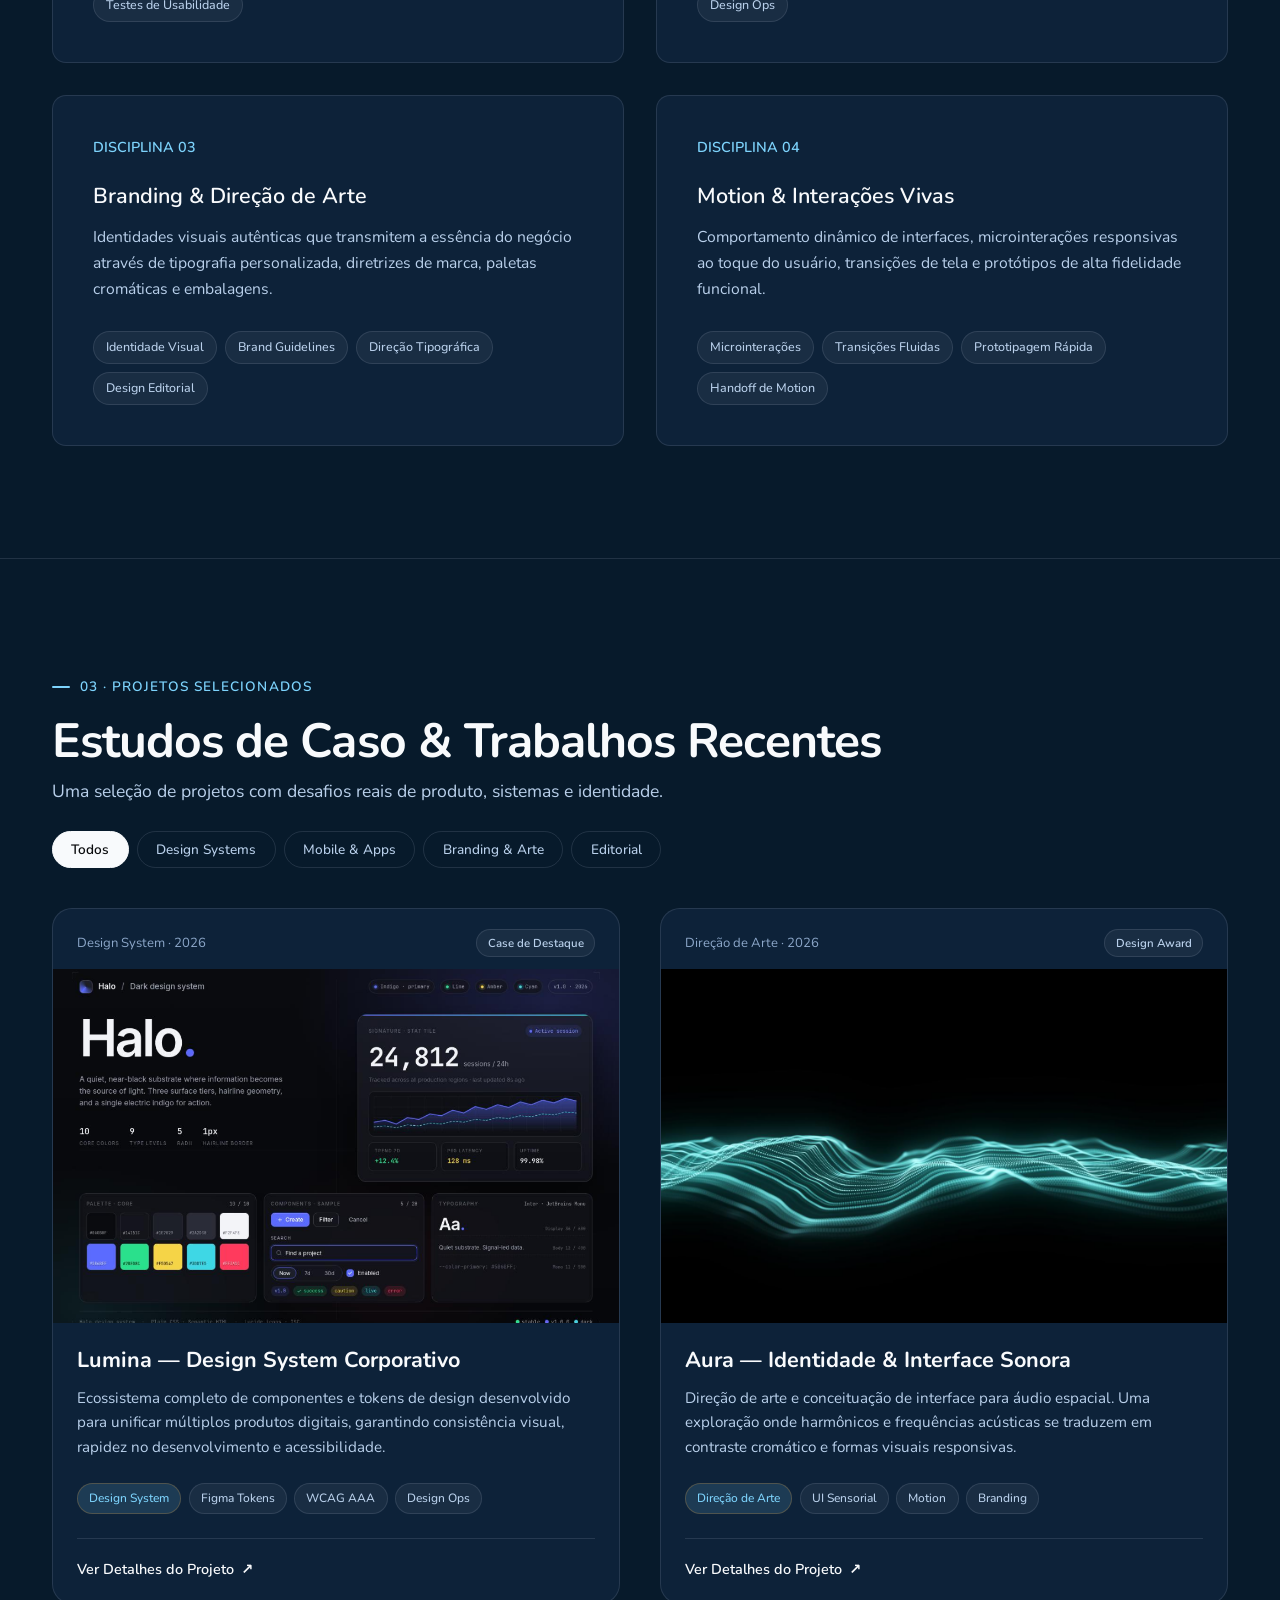
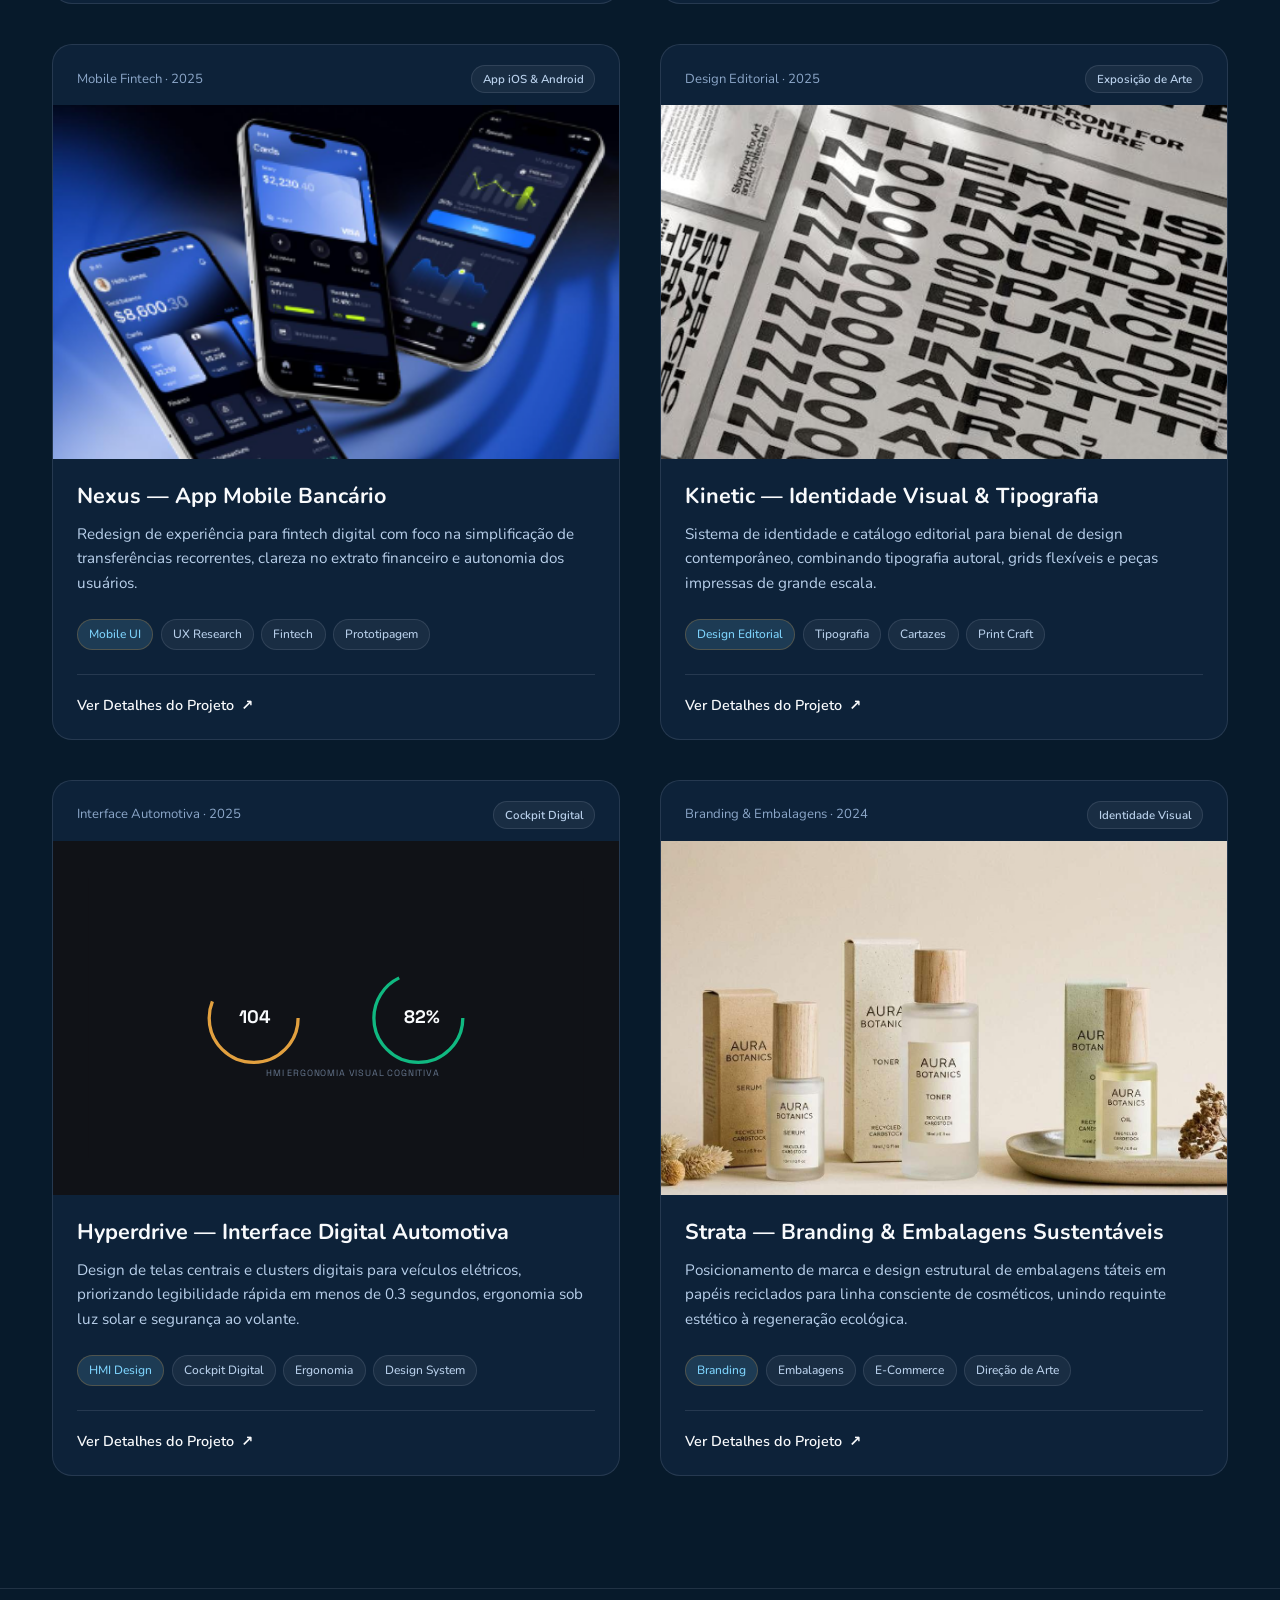
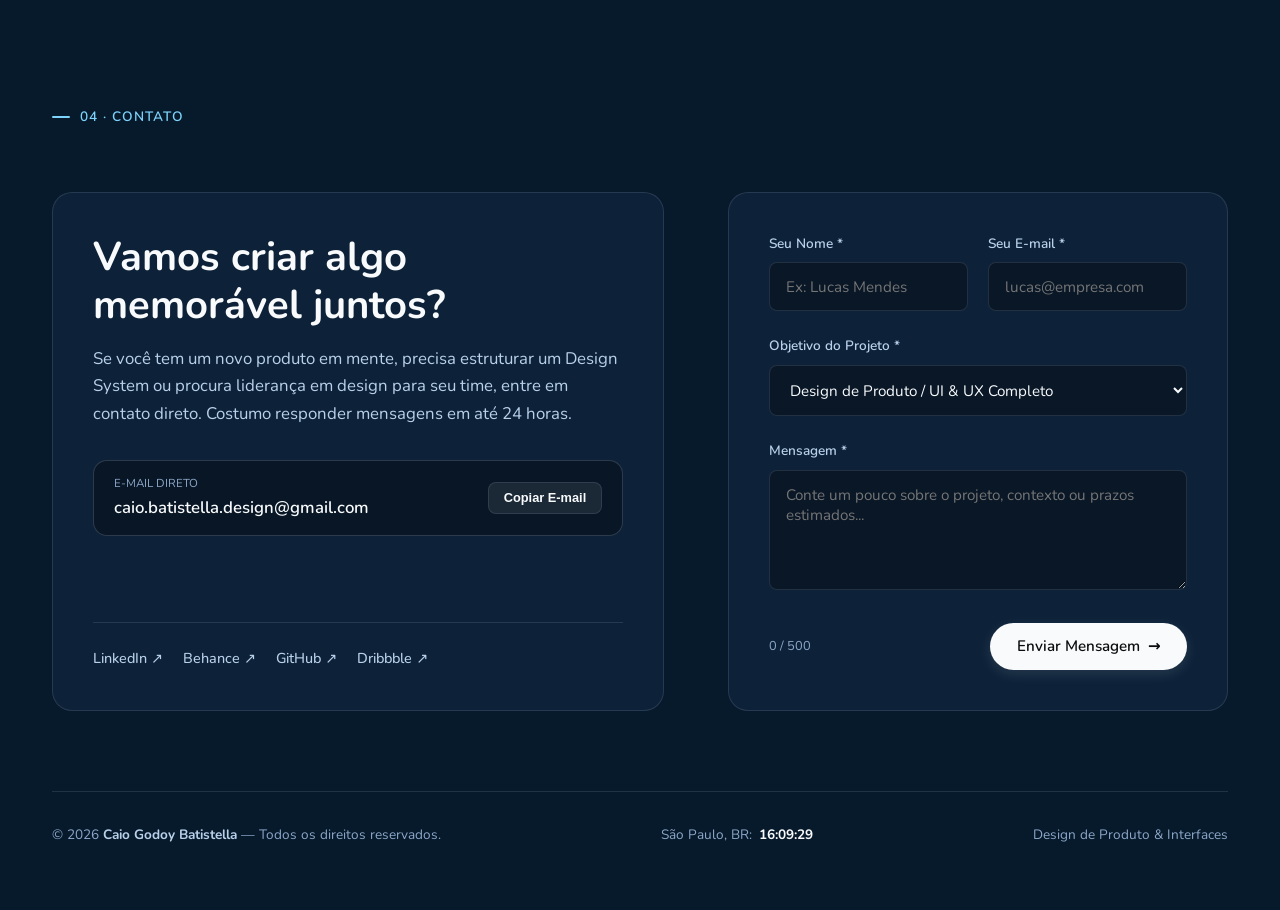
<file: index-2.html>
<!DOCTYPE html>
<html lang="pt-BR">

<head>
    <meta charset="UTF-8">
    <meta name="viewport" content="width=device-width, initial-scale=1.0">
    <title>Caio Godoy Batistella · Designer de Produto & Interfaces</title>
    <meta name="description"
        content="Portfólio de Caio Godoy Batistella, designer de produto e interfaces especializado em UI/UX, Design Systems e Direção de Arte. Baseado em São Paulo.">

    <!-- Fontes do Google: Syne, Space Grotesk & Plus Jakarta Sans -->
    <link rel="preconnect" href="https://fonts.googleapis.com">
    <link rel="preconnect" href="https://fonts.gstatic.com" crossorigin>
    <link
        href="https://fonts.googleapis.com/css2?family=Plus+Jakarta+Sans:wght@300;400;500;600;700;800&family=Space+Grotesk:wght@400;500;600;700&family=Syne:wght@600;700;800&display=swap"
        rel="stylesheet">

    <!-- Estilos CSS -->
    <link rel="stylesheet" href="css/style.css">
    <link rel="stylesheet" href="css/components.css">
    <link rel="stylesheet" href="css/responsive.css">
</head>

<body>

    <!-- Wrapper Principal -->
    <div class="site-wrapper">

        <!-- ==========================================================================
             CABEÇALHO FIXO EDITORIAL
             ========================================================================== -->
        <header class="site-header">
            <div class="header-inner">
                <!-- Marca / Nome -->
                <a href="#hero" class="brand-link" title="Caio Godoy Batistella — Início">
                    <img src="assets/images/logo.png" alt="Logo Caio Godoy Batistella" class="site-logo-img">
                    <div class="brand-text-group">
                        <span class="brand-name">Caio Godoy</span>
                        <span class="brand-role">Product Designer</span>
                    </div>
                </a>

                <!-- Navegação Principal -->
                <nav aria-label="Navegação Principal">
                    <ul class="nav-menu">
                        <li><a href="#about" class="nav-link">Sobre</a></li>
                        <li><a href="#services" class="nav-link">Especialidades</a></li>
                        <li><a href="#projects" class="nav-link">Projetos</a></li>
                        <li><a href="#contact" class="nav-link">Contato</a></li>
                    </ul>
                </nav>

                <!-- Ações do Cabeçalho -->
                <div class="header-actions">
                    <div class="live-status-pill">
                        <span class="live-dot"></span>
                        <span>Disponível</span>
                    </div>

                    <a href="#contact" class="btn-header-cta">
                        <span>Conversar</span>
                        <span>↗</span>
                    </a>

                    <button class="mobile-nav-toggle" type="button" aria-label="Abrir Menu" aria-expanded="false">
                        MENU
                    </button>
                </div>
            </div>
        </header>

        <main id="main-content">
            <!-- ==========================================================================
                 1. HERO SECTION // APRESENTAÇÃO HUMANA & EDITORIAL
                 ========================================================================== -->
            <section id="hero" class="hero-stage-centered">
                <!-- Topo da Apresentação Centralizada -->
                <div class="site-container hero-intro-container">
                    <div class="hero-badge">
                        <span class="live-dot"></span>
                        <span>São Paulo, Brasil · Aberto para novos desafios</span>
                    </div>

                    <h1 class="hero-title-centered">
                        Caio Godoy Batistella
                    </h1>

                    <p class="hero-subtitle-centered">
                        Designer de Produto · Interfaces Digitais · Design Systems
                    </p>
                </div>

                <!-- ==========================================================================
                     PALCO DO PERFIL: FOTO NO CENTRO + FRASES DESLIZANDO ATRÁS (BACKGROUND)
                     ========================================================================== -->
                <div class="hero-stage-marquee-area">
                    <!-- Camada de Frases Deslizando (Z-INDEX: 1) -->
                    <div class="profile-marquee-layer" aria-hidden="true">
                        <!-- Trilha 1: Deslizando para a esquerda -->
                        <div class="profile-marquee-row marquee-row-1 marquee-to-left">
                            <div class="marquee-content-track">
                                <span>PRODUCT DESIGNER · UI/UX SPECIALIST · DESIGN SYSTEMS · EXPERIÊNCIA DO USUÁRIO
                                    ·</span>
                                <span>PRODUCT DESIGNER · UI/UX SPECIALIST · DESIGN SYSTEMS · EXPERIÊNCIA DO USUÁRIO
                                    ·</span>
                                <span>PRODUCT DESIGNER · UI/UX SPECIALIST · DESIGN SYSTEMS · EXPERIÊNCIA DO USUÁRIO
                                    ·</span>
                                <span>PRODUCT DESIGNER · UI/UX SPECIALIST · DESIGN SYSTEMS · EXPERIÊNCIA DO USUÁRIO
                                    ·</span>
                            </div>
                        </div>

                        <!-- Trilha 2: Deslizando para a direita -->
                        <div class="profile-marquee-row marquee-row-2 marquee-to-right">
                            <div class="marquee-content-track">
                                <span>DESIGN DE INTERFACES · DIREÇÃO DE ARTE · BRANDING & IDENTIDADE · MOTION & CRAFT
                                    ·</span>
                                <span>DESIGN DE INTERFACES · DIREÇÃO DE ARTE · BRANDING & IDENTIDADE · MOTION & CRAFT
                                    ·</span>
                                <span>DESIGN DE INTERFACES · DIREÇÃO DE ARTE · BRANDING & IDENTIDADE · MOTION & CRAFT
                                    ·</span>
                                <span>DESIGN DE INTERFACES · DIREÇÃO DE ARTE · BRANDING & IDENTIDADE · MOTION & CRAFT
                                    ·</span>
                            </div>
                        </div>

                        <!-- Trilha 3: Deslizando para a esquerda -->
                        <div class="profile-marquee-row marquee-row-3 marquee-to-left">
                            <div class="marquee-content-track">
                                <span>ARQUITETURA DE INFORMAÇÃO · DESIGN OPS · PROTOTIPAGEM INTERATIVA · USABILIDADE
                                    ·</span>
                                <span>ARQUITETURA DE INFORMAÇÃO · DESIGN OPS · PROTOTIPAGEM INTERATIVA · USABILIDADE
                                    ·</span>
                                <span>ARQUITETURA DE INFORMAÇÃO · DESIGN OPS · PROTOTIPAGEM INTERATIVA · USABILIDADE
                                    ·</span>
                                <span>ARQUITETURA DE INFORMAÇÃO · DESIGN OPS · PROTOTIPAGEM INTERATIVA · USABILIDADE
                                    ·</span>
                            </div>
                        </div>
                    </div>

                    <!-- FOTO CENTRALIZADA SOBREPOSTA ÀS FRASES (Z-INDEX: 2) -->
                    <div class="hero-center-portrait-anchor">
                        <div class="hero-portrait-card">
                            <img src="assets/images/profile.jpg" alt="Foto de perfil de Caio Godoy Batistella"
                                class="hero-portrait-img" fetchpriority="high">
                            <div class="hero-portrait-caption">
                                <span class="portrait-name">Caio Godoy Batistella</span>
                                <span class="portrait-role">São Paulo · Brasil</span>
                            </div>
                        </div>
                    </div>
                </div>

                <!-- Base do Hero: Posicionamento, Ações e Métricas -->
                <div class="site-container hero-bottom-container">
                    <p class="hero-statement-text">
                        Transformo problemas complexos em interfaces intuitivas, belas e funcionais.
                        Uno pensamento estratégico centrado nas pessoas, consistência de sistemas escaláveis e
                        atenção meticulosa aos detalhes visuais e de interação.
                    </p>

                    <div class="hero-actions-centered">
                        <a href="#projects" class="btn-primary">
                            <span>Ver Projetos Selecionados</span>
                            <span>↓</span>
                        </a>
                        <a href="#contact" class="btn-secondary">
                            <span>Entrar em Contato</span>
                            <span>↗</span>
                        </a>
                    </div>

                    <!-- Métricas Reais do Designer -->
                    <div class="hero-metrics-centered">
                        <div class="metric-item">
                            <span class="metric-value">+5 Anos</span>
                            <span class="metric-label">Praticando design e produto digital</span>
                        </div>
                        <div class="metric-item">
                            <span class="metric-value">+40</span>
                            <span class="metric-label">Projetos entregues com sucesso</span>
                        </div>
                        <div class="metric-item">
                            <span class="metric-value">WCAG AAA</span>
                            <span class="metric-label">Padrão rigoroso de acessibilidade</span>
                        </div>
                    </div>
                </div>
            </section>

            <!-- ==========================================================================
                 2. SEÇÃO SOBRE // NARRATIVA & VALORES
                 ========================================================================== -->
            <section id="about" class="editorial-section">
                <div class="site-container">
                    <span class="section-tagline">01 · SOBRE MIM</span>

                    <h2 class="section-title">
                        Design não é apenas o que parece, mas como funciona e o que faz as pessoas sentirem.
                    </h2>
                    <p class="section-subtitle">
                        Uma visão prática sobre colaboração, usabilidade e qualidade na construção de produtos digitais.
                    </p>

                    <div class="about-grid">
                        <div class="about-editorial-prose">
                            <p>
                                Sou designer multidisciplinar baseado em São Paulo, com mais de 5 anos dedicados à
                                concepção
                                e ao refinamento de <strong>produtos digitais</strong>, <strong>design systems
                                    multimarca</strong>
                                e <strong>identidades visuais contemporâneas</strong>.
                            </p>
                            <p>
                                Minha abordagem combina pesquisa de usuário empática com forte rigor de execução visual.
                                Acredito que uma grande interface deve ser invisível quando necessário e memorável
                                quando
                                relevante: facilitando a vida de quem a usa e gerando resultados sustentáveis para o
                                negócio.
                            </p>
                            <p>
                                Trabalho próximo a desenvolvedores e gestores de produto, garantindo que o handoff
                                ocorra com documentação viva, tokens semânticos e conformidade estrita com padrões
                                internacionais de acessibilidade (WCAG).
                            </p>
                        </div>

                        <!-- Ficha Técnica -->
                        <div class="spec-box">
                            <div class="spec-item">
                                <span class="spec-label">Localização</span>
                                <span class="spec-value">São Paulo, Brasil (UTC-3)</span>
                            </div>
                            <div class="spec-item">
                                <span class="spec-label">Foco de Atuação</span>
                                <span class="spec-value">Product Design, UI/UX & Design Systems</span>
                            </div>
                            <div class="spec-item">
                                <span class="spec-label">Ferramentas Principais</span>
                                <span class="spec-value">Figma, Tokens Studio, Protopie, Notion</span>
                            </div>
                            <div class="spec-item">
                                <span class="spec-label">Status Atual</span>
                                <span class="spec-value" style="color: #34d399;">● Aberto para projetos
                                    selecionados</span>
                            </div>
                        </div>
                    </div>

                    <!-- 3 Princípios de Design -->
                    <div class="principles-grid">
                        <div class="principle-card">
                            <div class="principle-num">01</div>
                            <h3 class="principle-title">Pessoas em Primeiro Lugar</h3>
                            <p class="principle-desc">
                                Cada decisão visual parte de uma necessidade real do usuário. Interfaces intuitivas
                                reduzem a carga cognitiva e geram confiança imediata.
                            </p>
                        </div>

                        <div class="principle-card">
                            <div class="principle-num">02</div>
                            <h3 class="principle-title">Consistência & Escala</h3>
                            <p class="principle-desc">
                                Construo ecossistemas modulares de componentes e tokens que permitem que produtos
                                cresçam com coesão, agilidade e economia de esforço técnico.
                            </p>
                        </div>

                        <div class="principle-card">
                            <div class="principle-num">03</div>
                            <h3 class="principle-title">Craft & Atenção ao Detalhe</h3>
                            <p class="principle-desc">
                                Tipografia precisa, contrastes calibrados e microinterações elegantes elevam um produto
                                comum a uma experiência notável e polida.
                            </p>
                        </div>
                    </div>
                </div>
            </section>

            <!-- ==========================================================================
                 3. SEÇÃO ESPECIALIDADES & SERVIÇOS
                 ========================================================================== -->
            <section id="services" class="editorial-section">
                <div class="site-container">
                    <span class="section-tagline">02 · ESPECIALIDADES</span>
                    <h2 class="section-title">Como posso contribuir no seu time ou projeto</h2>
                    <p class="section-subtitle">
                        Disciplinas consolidadas para tirar ideias do papel ou levar produtos existentes ao próximo
                        nível de maturidade.
                    </p>

                    <div class="services-grid">
                        <!-- Card 01 -->
                        <div class="service-card">
                            <div>
                                <div class="service-card-header">
                                    <span class="service-index">DISCIPLINA 01</span>
                                </div>
                                <h3 class="service-title">Product Design (UI & UX)</h3>
                                <p class="service-desc">
                                    Criação de jornadas fluidas, fluxos de navegação, arquitetura de informação e telas
                                    de alta fidelidade para plataformas web e aplicativos móveis.
                                </p>
                            </div>
                            <div class="service-tags-wrap">
                                <span class="service-tag">Pesquisa de Usuário</span>
                                <span class="service-tag">Wireframing</span>
                                <span class="service-tag">Protótipos Interativos</span>
                                <span class="service-tag">Testes de Usabilidade</span>
                            </div>
                        </div>

                        <!-- Card 02 -->
                        <div class="service-card">
                            <div>
                                <div class="service-card-header">
                                    <span class="service-index">DISCIPLINA 02</span>
                                </div>
                                <h3 class="service-title">Design Systems & Tokens</h3>
                                <p class="service-desc">
                                    Arquitetura de bibliotecas escaláveis de componentes no Figma, sincronizadas com
                                    repositórios de código via tokens semânticos e documentação para devs.
                                </p>
                            </div>
                            <div class="service-tags-wrap">
                                <span class="service-tag">Tokens Semânticos</span>
                                <span class="service-tag">Componentes Atômicos</span>
                                <span class="service-tag">Acessibilidade WCAG</span>
                                <span class="service-tag">Design Ops</span>
                            </div>
                        </div>

                        <!-- Card 03 -->
                        <div class="service-card">
                            <div>
                                <div class="service-card-header">
                                    <span class="service-index">DISCIPLINA 03</span>
                                </div>
                                <h3 class="service-title">Branding & Direção de Arte</h3>
                                <p class="service-desc">
                                    Identidades visuais autênticas que transmitem a essência do negócio através de
                                    tipografia personalizada, diretrizes de marca, paletas cromáticas e embalagens.
                                </p>
                            </div>
                            <div class="service-tags-wrap">
                                <span class="service-tag">Identidade Visual</span>
                                <span class="service-tag">Brand Guidelines</span>
                                <span class="service-tag">Direção Tipográfica</span>
                                <span class="service-tag">Design Editorial</span>
                            </div>
                        </div>

                        <!-- Card 04 -->
                        <div class="service-card">
                            <div>
                                <div class="service-card-header">
                                    <span class="service-index">DISCIPLINA 04</span>
                                </div>
                                <h3 class="service-title">Motion & Interações Vivas</h3>
                                <p class="service-desc">
                                    Comportamento dinâmico de interfaces, microinterações responsivas ao toque do
                                    usuário, transições de tela e protótipos de alta fidelidade funcional.
                                </p>
                            </div>
                            <div class="service-tags-wrap">
                                <span class="service-tag">Microinterações</span>
                                <span class="service-tag">Transições Fluidas</span>
                                <span class="service-tag">Prototipagem Rápida</span>
                                <span class="service-tag">Handoff de Motion</span>
                            </div>
                        </div>
                    </div>
                </div>
            </section>

            <!-- ==========================================================================
                 4. SEÇÃO PROJETOS SELECIONADOS // TRABALHOS
                 ========================================================================== -->
            <section id="projects" class="editorial-section">
                <div class="site-container">
                    <span class="section-tagline">03 · PROJETOS SELECIONADOS</span>

                    <div class="projects-header-bar">
                        <div>
                            <h2 class="section-title" style="margin-bottom: 0.5rem;">Estudos de Caso & Trabalhos
                                Recentes</h2>
                            <p class="section-subtitle">
                                Uma seleção de projetos com desafios reais de produto, sistemas e identidade.
                            </p>
                        </div>

                        <!-- Filtros -->
                        <div class="projects-filter-bar">
                            <button class="filter-btn active" type="button" data-filter="all">Todos</button>
                            <button class="filter-btn" type="button" data-filter="systems">Design Systems</button>
                            <button class="filter-btn" type="button" data-filter="mobile">Mobile & Apps</button>
                            <button class="filter-btn" type="button" data-filter="creative">Branding & Arte</button>
                            <button class="filter-btn" type="button" data-filter="experimental">Editorial</button>
                        </div>
                    </div>

                    <!-- Grade de Projetos -->
                    <div class="projects-grid">
                        <!-- CASE 01: LUMINA DESIGN SYSTEM -->
                        <article class="project-card" data-category="systems">
                            <div class="project-card-header">
                                <span>Design System · 2026</span>
                                <span class="project-status-badge">Case de Destaque</span>
                            </div>

                            <div class="project-preview-box">
                                <img src="assets/images/project-lumina.png" alt="Lumina — Design System Corporativo"
                                    class="project-preview-img" loading="lazy">
                            </div>

                            <div class="project-card-body">
                                <h3 class="project-title">Lumina — Design System Corporativo</h3>
                                <p class="project-desc">
                                    Ecossistema completo de componentes e tokens de design desenvolvido para unificar
                                    múltiplos produtos digitais, garantindo consistência visual, rapidez no
                                    desenvolvimento e acessibilidade.
                                </p>
                                <div class="project-tags">
                                    <span class="project-tag tag-accent">Design System</span>
                                    <span class="project-tag">Figma Tokens</span>
                                    <span class="project-tag">WCAG AAA</span>
                                    <span class="project-tag">Design Ops</span>
                                </div>

                                <div class="project-action-row">
                                    <button type="button" class="open-spec-btn" data-project-id="proj-01">
                                        <span>Ver Detalhes do Projeto</span>
                                        <span>↗</span>
                                    </button>
                                </div>
                            </div>
                        </article>

                        <!-- CASE 02: AURA SPATIAL EXPERIENCE -->
                        <article class="project-card" data-category="creative">
                            <div class="project-card-header">
                                <span>Direção de Arte · 2026</span>
                                <span class="project-status-badge">Design Award</span>
                            </div>

                            <div class="project-preview-box">
                                <img src="assets/images/project-aura.png" alt="Aura — Identidade & Interface Sonora"
                                    class="project-preview-img" loading="lazy">
                            </div>

                            <div class="project-card-body">
                                <h3 class="project-title">Aura — Identidade & Interface Sonora</h3>
                                <p class="project-desc">
                                    Direção de arte e conceituação de interface para áudio espacial. Uma exploração onde
                                    harmônicos e frequências acústicas se traduzem em contraste cromático e formas
                                    visuais responsivas.
                                </p>
                                <div class="project-tags">
                                    <span class="project-tag tag-accent">Direção de Arte</span>
                                    <span class="project-tag">UI Sensorial</span>
                                    <span class="project-tag">Motion</span>
                                    <span class="project-tag">Branding</span>
                                </div>

                                <div class="project-action-row">
                                    <button type="button" class="open-spec-btn" data-project-id="proj-02">
                                        <span>Ver Detalhes do Projeto</span>
                                        <span>↗</span>
                                    </button>
                                </div>
                            </div>
                        </article>

                        <!-- CASE 03: NEXUS BANKING APP -->
                        <article class="project-card" data-category="mobile">
                            <div class="project-card-header">
                                <span>Mobile Fintech · 2025</span>
                                <span class="project-status-badge">App iOS & Android</span>
                            </div>

                            <div class="project-preview-box">
                                <img src="assets/images/project-nexus.png" alt="Nexus — App Mobile Bancário"
                                    class="project-preview-img" loading="lazy">
                            </div>

                            <div class="project-card-body">
                                <h3 class="project-title">Nexus — App Mobile Bancário</h3>
                                <p class="project-desc">
                                    Redesign de experiência para fintech digital com foco na simplificação de
                                    transferências recorrentes, clareza no extrato financeiro e autonomia dos usuários.
                                </p>
                                <div class="project-tags">
                                    <span class="project-tag tag-accent">Mobile UI</span>
                                    <span class="project-tag">UX Research</span>
                                    <span class="project-tag">Fintech</span>
                                    <span class="project-tag">Prototipagem</span>
                                </div>

                                <div class="project-action-row">
                                    <button type="button" class="open-spec-btn" data-project-id="proj-03">
                                        <span>Ver Detalhes do Projeto</span>
                                        <span>↗</span>
                                    </button>
                                </div>
                            </div>
                        </article>

                        <!-- CASE 04: KINETIC EDITORIAL -->
                        <article class="project-card" data-category="experimental">
                            <div class="project-card-header">
                                <span>Design Editorial · 2025</span>
                                <span class="project-status-badge">Exposição de Arte</span>
                            </div>

                            <div class="project-preview-box">
                                <img src="assets/images/project-kinetic.png"
                                    alt="Kinetic — Identidade Visual & Tipografia" class="project-preview-img"
                                    loading="lazy">
                            </div>

                            <div class="project-card-body">
                                <h3 class="project-title">Kinetic — Identidade Visual & Tipografia</h3>
                                <p class="project-desc">
                                    Sistema de identidade e catálogo editorial para bienal de design contemporâneo,
                                    combinando tipografia autoral, grids flexíveis e peças impressas de grande escala.
                                </p>
                                <div class="project-tags">
                                    <span class="project-tag tag-accent">Design Editorial</span>
                                    <span class="project-tag">Tipografia</span>
                                    <span class="project-tag">Cartazes</span>
                                    <span class="project-tag">Print Craft</span>
                                </div>

                                <div class="project-action-row">
                                    <button type="button" class="open-spec-btn" data-project-id="proj-04">
                                        <span>Ver Detalhes do Projeto</span>
                                        <span>↗</span>
                                    </button>
                                </div>
                            </div>
                        </article>

                        <!-- CASE 05: HYPERDRIVE AUTOMOTIVE HMI -->
                        <article class="project-card" data-category="systems">
                            <div class="project-card-header">
                                <span>Interface Automotiva · 2025</span>
                                <span class="project-status-badge">Cockpit Digital</span>
                            </div>

                            <div class="project-preview-box"
                                style="display: flex; align-items: center; justify-content: center; background: #101217;">
                                <svg class="project-preview-svg" viewBox="0 0 600 340" fill="none"
                                    xmlns="http://www.w3.org/2000/svg" style="max-height: 280px; width: 100%;">
                                    <rect width="100%" height="100%" fill="#101217" />
                                    <circle cx="200" cy="170" r="54" stroke="#e2a03f" stroke-width="4"
                                        stroke-dasharray="190 360" fill="none" />
                                    <text x="182" y="176" fill="#f8fafc" font-family="Space Grotesk, sans-serif"
                                        font-size="22" font-weight="700">104</text>
                                    <circle cx="400" cy="170" r="54" stroke="#10B981" stroke-width="4"
                                        stroke-dasharray="230 360" fill="none" />
                                    <text x="382" y="176" fill="#f8fafc" font-family="Space Grotesk, sans-serif"
                                        font-size="22" font-weight="700">82%</text>
                                    <text x="215" y="240" fill="#64748b" font-family="Space Grotesk, sans-serif"
                                        font-size="11" letter-spacing="1">HMI ERGONOMIA VISUAL COGNITIVA</text>
                                </svg>
                            </div>

                            <div class="project-card-body">
                                <h3 class="project-title">Hyperdrive — Interface Digital Automotiva</h3>
                                <p class="project-desc">
                                    Design de telas centrais e clusters digitais para veículos elétricos, priorizando
                                    legibilidade rápida em menos de 0.3 segundos, ergonomia sob luz solar e segurança ao
                                    volante.
                                </p>
                                <div class="project-tags">
                                    <span class="project-tag tag-accent">HMI Design</span>
                                    <span class="project-tag">Cockpit Digital</span>
                                    <span class="project-tag">Ergonomia</span>
                                    <span class="project-tag">Design System</span>
                                </div>

                                <div class="project-action-row">
                                    <button type="button" class="open-spec-btn" data-project-id="proj-05">
                                        <span>Ver Detalhes do Projeto</span>
                                        <span>↗</span>
                                    </button>
                                </div>
                            </div>
                        </article>

                        <!-- CASE 06: STRATA SUSTAINABLE LUXURY -->
                        <article class="project-card" data-category="creative">
                            <div class="project-card-header">
                                <span>Branding & Embalagens · 2024</span>
                                <span class="project-status-badge">Identidade Visual</span>
                            </div>

                            <div class="project-preview-box">
                                <img src="assets/images/project-strata.png"
                                    alt="Strata — Branding & Embalagens Sustentáveis" class="project-preview-img"
                                    loading="lazy">
                            </div>

                            <div class="project-card-body">
                                <h3 class="project-title">Strata — Branding & Embalagens Sustentáveis</h3>
                                <p class="project-desc">
                                    Posicionamento de marca e design estrutural de embalagens táteis em papéis
                                    reciclados para linha consciente de cosméticos, unindo requinte estético à
                                    regeneração ecológica.
                                </p>
                                <div class="project-tags">
                                    <span class="project-tag tag-accent">Branding</span>
                                    <span class="project-tag">Embalagens</span>
                                    <span class="project-tag">E-Commerce</span>
                                    <span class="project-tag">Direção de Arte</span>
                                </div>

                                <div class="project-action-row">
                                    <button type="button" class="open-spec-btn" data-project-id="proj-06">
                                        <span>Ver Detalhes do Projeto</span>
                                        <span>↗</span>
                                    </button>
                                </div>
                            </div>
                        </article>
                    </div>
                </div>
            </section>

            <!-- ==========================================================================
                 5. SEÇÃO CONTATO // ACOLHEDORA & DIRETA
                 ========================================================================== -->
            <section id="contact" class="contact-section">
                <div class="site-container">
                    <span class="section-tagline">04 · CONTATO</span>

                    <div class="contact-layout">
                        <!-- Bloco de E-mail e Informações -->
                        <div class="contact-intro-card">
                            <h2 class="contact-headline">Vamos criar algo memorável juntos?</h2>
                            <p class="contact-text">
                                Se você tem um novo produto em mente, precisa estruturar um Design System
                                ou procura liderança em design para seu time, entre em contato direto.
                                Costumo responder mensagens em até 24 horas.
                            </p>

                            <!-- Caixa para Copiar E-mail -->
                            <div class="email-copy-box">
                                <div>
                                    <div
                                        style="font-size: 0.72rem; color: var(--text-muted); text-transform: uppercase; margin-bottom: 2px;">
                                        E-mail Direto</div>
                                    <a href="mailto:caio.batistella.design@gmail.com" class="email-address">
                                        caio.batistella.design@gmail.com
                                    </a>
                                </div>
                                <button type="button" class="btn-copy-email" title="Copiar endereço de e-mail">
                                    Copiar E-mail
                                </button>
                            </div>

                            <!-- Redes Sociais Limpas -->
                            <div class="contact-social-strip">
                                <a href="https://linkedin.com" target="_blank" rel="noopener noreferrer"
                                    class="social-link">
                                    LinkedIn ↗
                                </a>
                                <a href="https://behance.net" target="_blank" rel="noopener noreferrer"
                                    class="social-link">
                                    Behance ↗
                                </a>
                                <a href="https://github.com" target="_blank" rel="noopener noreferrer"
                                    class="social-link">
                                    GitHub ↗
                                </a>
                                <a href="https://dribbble.com" target="_blank" rel="noopener noreferrer"
                                    class="social-link">
                                    Dribbble ↗
                                </a>
                            </div>
                        </div>

                        <!-- Formulário de Mensagem -->
                        <div class="contact-form-card">
                            <form class="contact-form" autocomplete="off">
                                <div style="display: grid; grid-template-columns: 1fr 1fr; gap: 1.25rem;">
                                    <div class="form-group">
                                        <label for="nome" class="form-label">Seu Nome *</label>
                                        <input type="text" id="nome" name="nome" class="form-input"
                                            placeholder="Ex: Lucas Mendes" required>
                                    </div>
                                    <div class="form-group">
                                        <label for="email" class="form-label">Seu E-mail *</label>
                                        <input type="email" id="email" name="email" class="form-input"
                                            placeholder="lucas@empresa.com" required>
                                    </div>
                                </div>

                                <div class="form-group">
                                    <label for="assunto" class="form-label">Objetivo do Projeto *</label>
                                    <select id="assunto" name="assunto" class="form-select" required>
                                        <option value="uiux">Design de Produto / UI & UX Completo</option>
                                        <option value="design-system">Construção ou Evolução de Design System</option>
                                        <option value="branding">Identidade Visual & Direção de Arte</option>
                                        <option value="consultoria">Consultoria ou Outro Desafio Criativo</option>
                                    </select>
                                </div>

                                <div class="form-group">
                                    <label for="mensagem" class="form-label">Mensagem *</label>
                                    <textarea id="mensagem" name="mensagem" class="form-textarea" maxlength="500"
                                        placeholder="Conte um pouco sobre o projeto, contexto ou prazos estimados..."
                                        required></textarea>
                                </div>

                                <div class="form-footer-action">
                                    <span class="char-counter">0 / 500</span>
                                    <button type="submit" class="btn-primary">
                                        <span>Enviar Mensagem</span>
                                        <span>→</span>
                                    </button>
                                </div>
                            </form>
                        </div>
                    </div>

                    <!-- Rodapé Sóbrio -->
                    <footer class="site-footer">
                        <div class="footer-copy">
                            © 2026 <strong>Caio Godoy Batistella</strong> — Todos os direitos reservados.
                        </div>

                        <div class="footer-clock">
                            <span>São Paulo, BR:</span>
                            <strong class="live-clock-target" style="color: var(--text-primary);">--:--:--</strong>
                        </div>

                        <div>
                            Design de Produto & Interfaces
                        </div>
                    </footer>
                </div>
            </section>
        </main>

        <!-- ==========================================================================
             MODAL DE ESTUDO DE CASO DO PROJETO
             ========================================================================== -->
        <div class="modal-backdrop" aria-hidden="true" role="dialog" aria-modal="true">
            <div class="modal-content-panel">
                <button class="modal-close-btn" type="button" aria-label="Fechar janela">✕</button>
                <div class="modal-header">
                    <div class="modal-proj-serial"></div>
                    <h3 class="modal-title modal-proj-title"></h3>
                    <p class="modal-proj-desc"></p>
                </div>

                <div class="modal-body">
                    <div>
                        <div class="modal-section-title">Decisões & Processo de Design</div>
                        <ul class="modal-proj-arch"></ul>
                    </div>

                    <div>
                        <div class="modal-section-title">Ferramentas & Metodologia</div>
                        <div class="modal-proj-stack"></div>
                    </div>

                    <div>
                        <div class="modal-section-title">Resultados & Impacto</div>
                        <div class="modal-proj-metrics"></div>
                    </div>
                </div>
            </div>
        </div>
    </div>

    <!-- Scripts Modulares em JavaScript Puro -->
    <script src="js/transitions.js"></script>
    <script src="js/parallax.js"></script>
    <script src="js/projects.js"></script>
    <script src="js/main.js"></script>
</body>

</html>
</file>
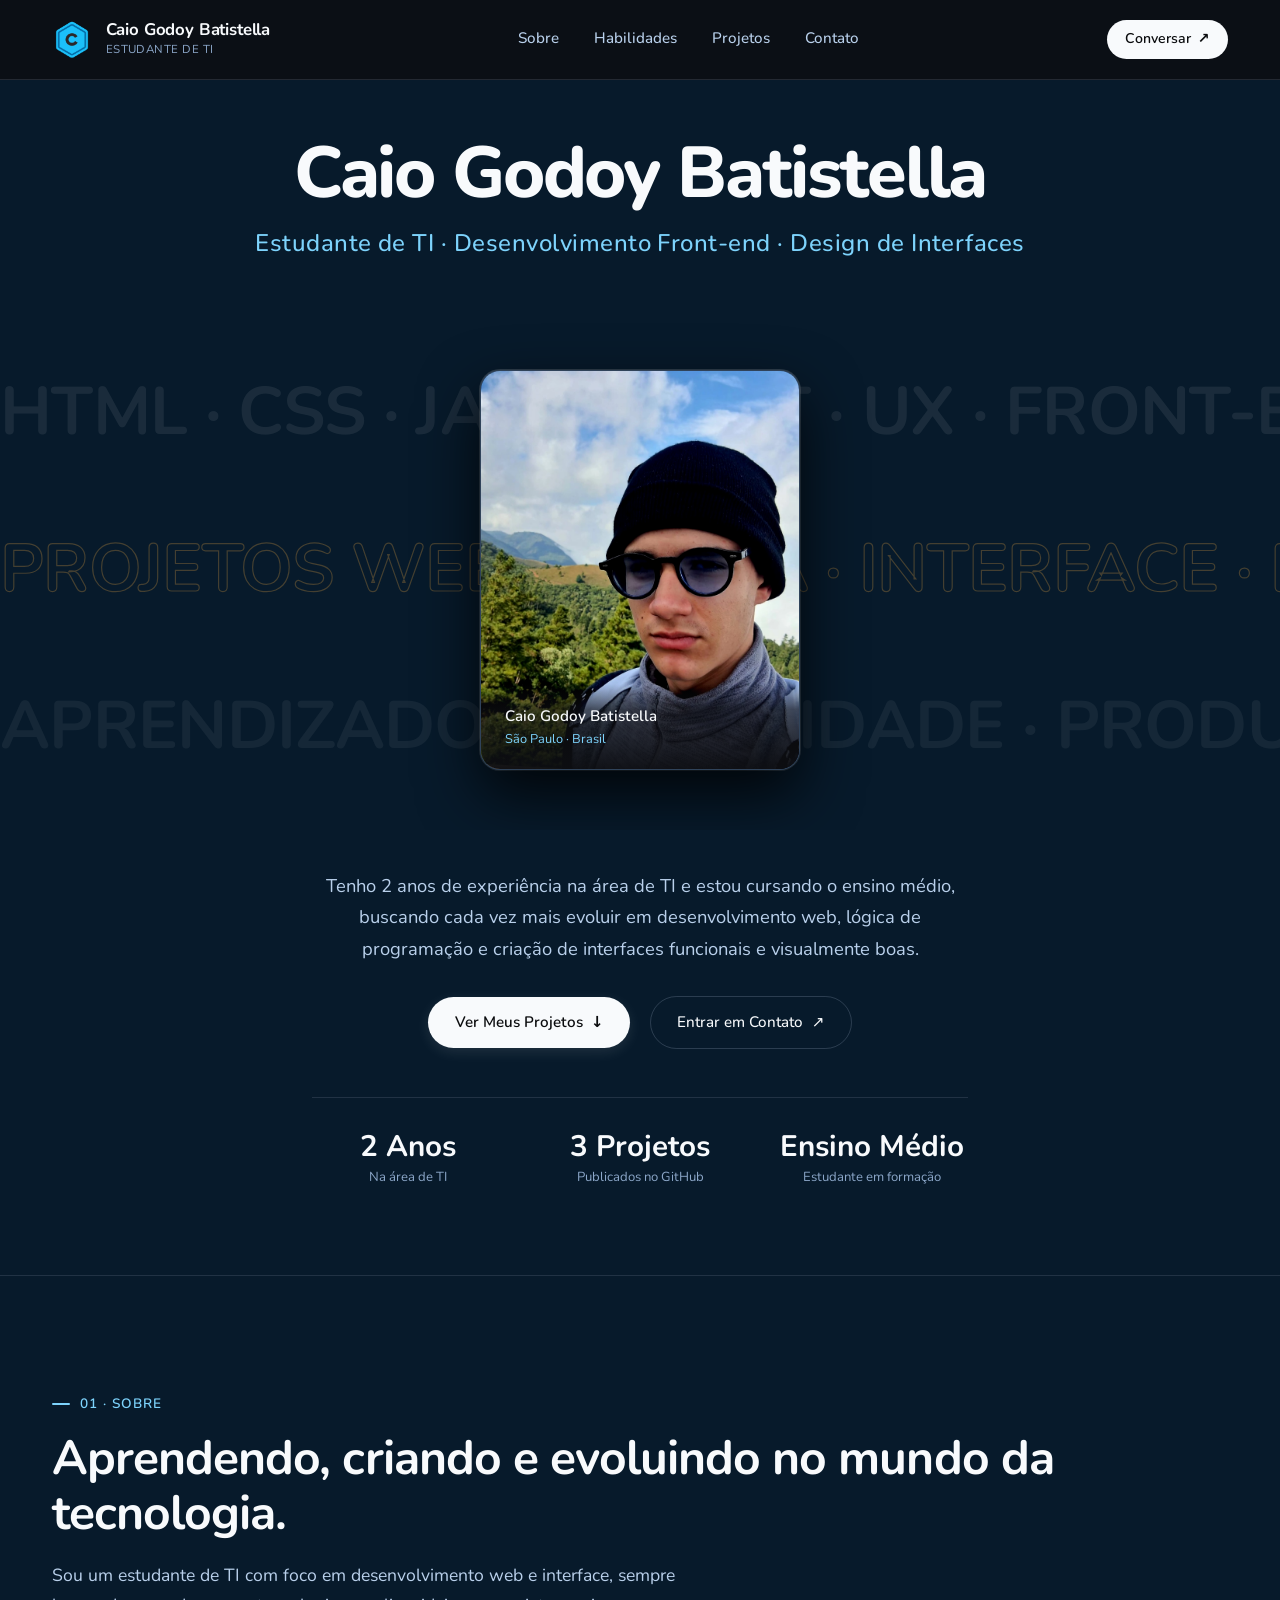
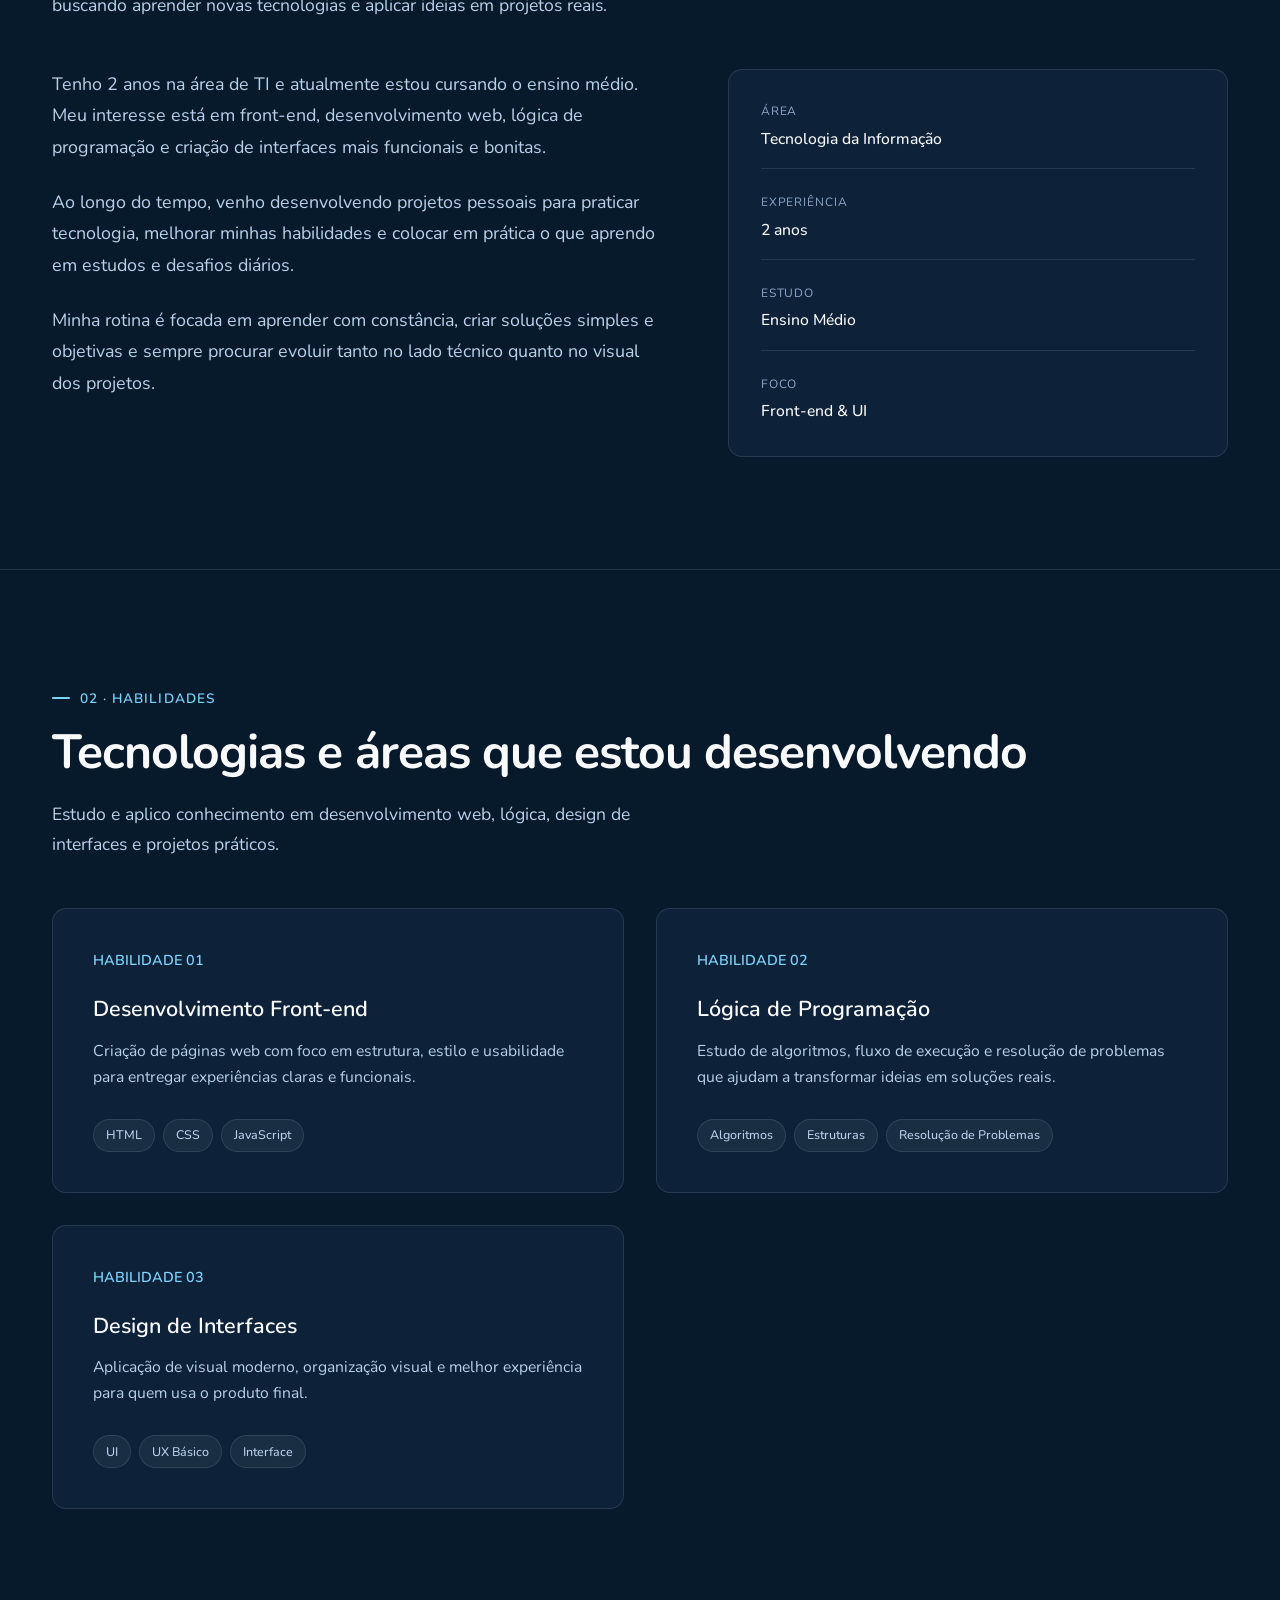
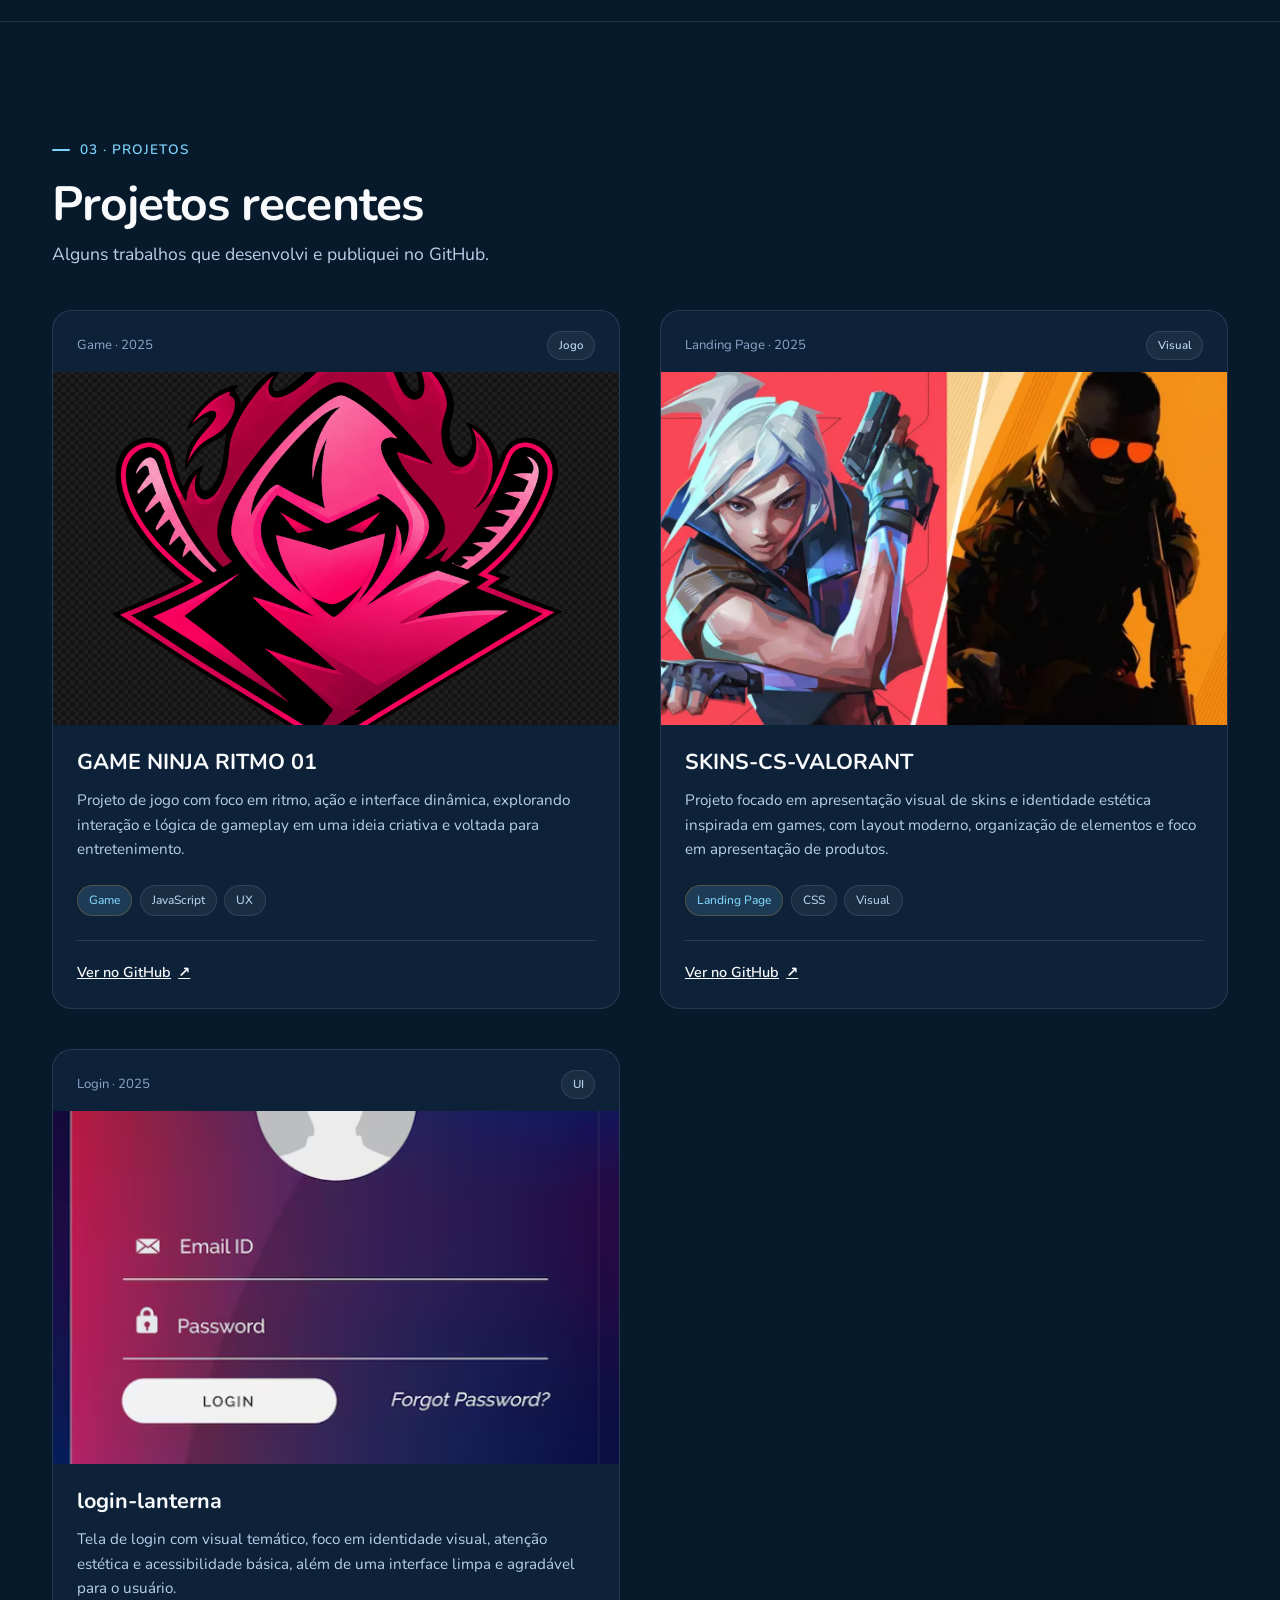
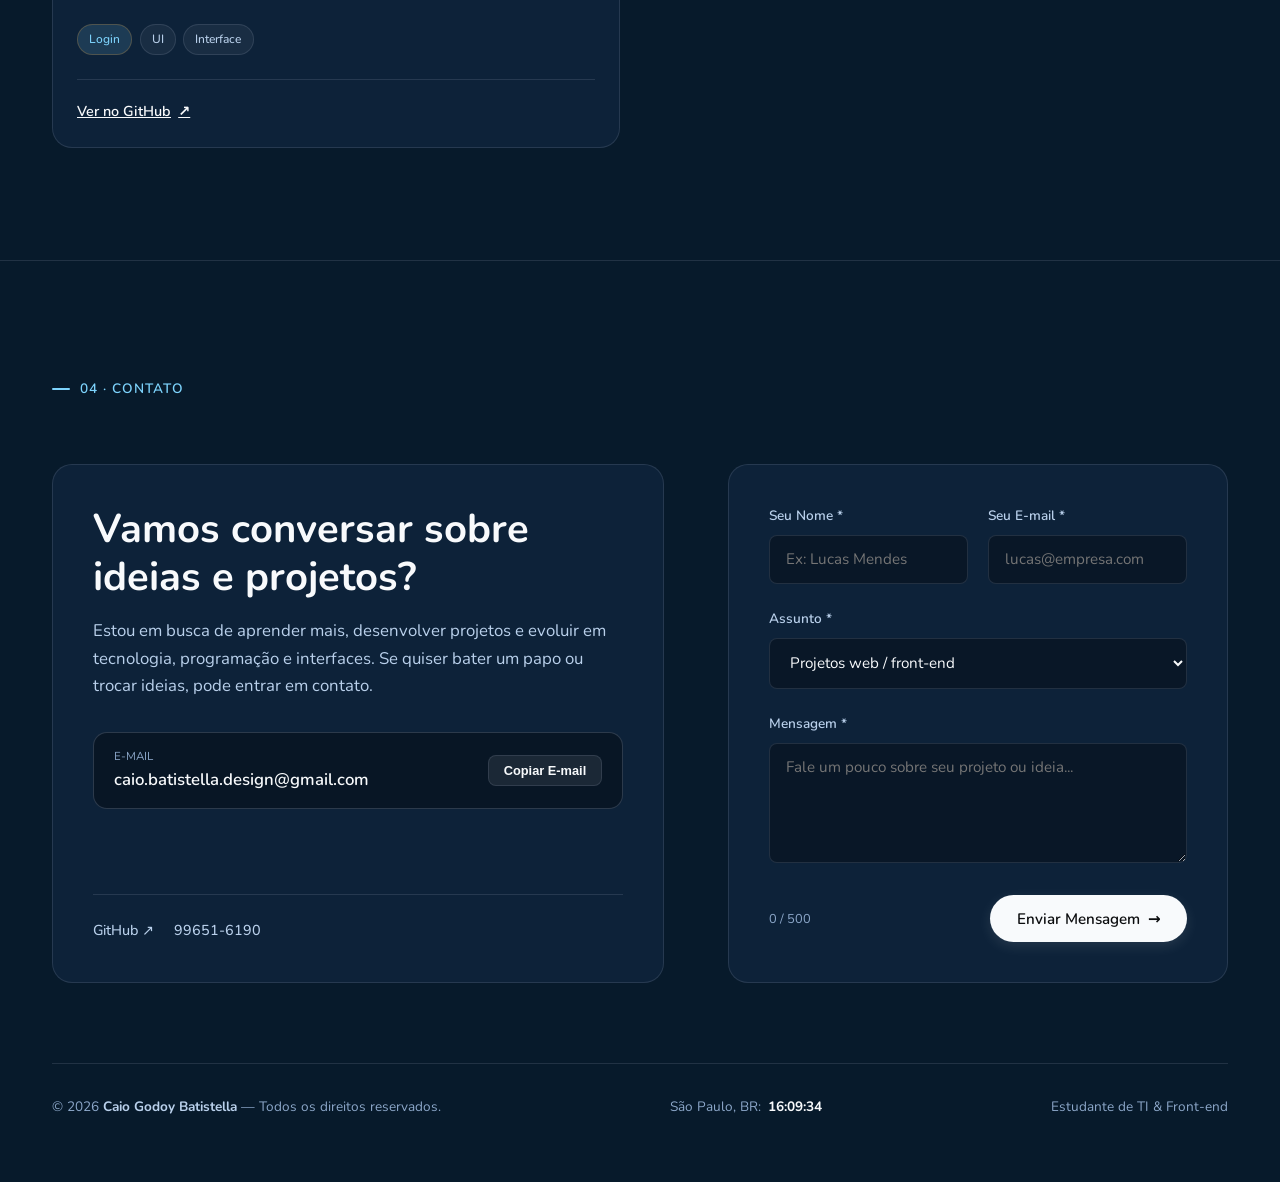
<file: projetos.html>
<!DOCTYPE html>
<html lang="pt-BR">
<head>
  <meta charset="UTF-8">
  <meta name="viewport" content="width=device-width, initial-scale=1.0">
  <title>Redirecionando para Projetos — Caio Godoy Batistella</title>
  <meta http-equiv="refresh" content="0; url=index.html#projects">
  <link rel="stylesheet" href="css/style.css">
  <script>
    window.location.replace("index.html#projects");
  </script>
</head>
<body style="background: #0a0a0a; color: #FFFFFF; display: flex; align-items: center; justify-content: center; height: 100vh; font-family: sans-serif;">
  <p>Redirecionando para a seção de Projetos... <a href="index.html#projects" style="color: #00D2FF;">Clique aqui se não for redirecionado automaticamente</a>.</p>
</body>
</html>
</file>
<file: css/style.css>
/* ==========================================================================
    PORTFÓLIO AUTORAL // CAIO GODOY BATISTELLA — PRODUCT & INTERACTION DESIGNER
    Direção de Arte: Editorial Craft, Tipografia Contemporânea & Design Centrado nas Pessoas
    Design autêntico, limpo e humanizado — sem clichês de IA ou efeitos artificiais.
    ========================================================================== */

@import url('https://fonts.googleapis.com/css2?family=Nunito:wght@300;400;500;600;700;800;900&display=swap');

:root {
  --bg-body: #071a2b;
  --bg-surface: #0d2239;
  --bg-surface-elevated: #112d46;
  --bg-card: rgba(15, 32, 52, 0.8);
  --bg-card-hover: rgba(20, 39, 62, 0.95);
  --bg-tag: rgba(255, 255, 255, 0.05);

  --text-primary: #f8fafc;
  --text-secondary: #b9d0eb;
  --text-muted: #8ca7c9;
  --text-dim: #7090b8;

  --accent-primary: #7dd3fc;
  --accent-primary-hover: #38bdf8;
  --accent-subtle: rgba(125, 211, 252, 0.14);
  --accent-blue: #7dd3fc;
  --accent-green: #34d399;

  --border-subtle: rgba(148, 163, 184, 0.18);
  --border-light: rgba(148, 163, 184, 0.26);
  --border-focus: rgba(125, 211, 252, 0.5);

  --shadow-sm: 0 2px 8px rgba(0, 0, 0, 0.25);
  --shadow-md: 0 12px 32px rgba(0, 0, 0, 0.35);
  --shadow-lg: 0 24px 60px rgba(0, 0, 0, 0.5);
  --shadow-portrait: 0 20px 50px rgba(0, 0, 0, 0.6), 0 0 0 1px rgba(255, 255, 255, 0.08);

  --font-display: 'Nunito', sans-serif;
  --font-heading: 'Nunito', sans-serif;
  --font-sans: 'Nunito', system-ui, -apple-system, sans-serif;

  --container-max: 1240px;
  --header-height: 80px;
  --radius-sm: 8px;
  --radius-md: 14px;
  --radius-lg: 20px;
  --radius-full: 9999px;

  --ease-natural: cubic-bezier(0.2, 0.8, 0.2, 1);
  --transition-fast: 0.18s ease;
  --transition-normal: 0.28s var(--ease-natural);
}

*, *::before, *::after {
  box-sizing: border-box;
  margin: 0;
  padding: 0;
}

html {
  font-size: 16px;
  scroll-behavior: smooth;
  background-color: var(--bg-body);
  color: var(--text-primary);
  text-rendering: optimizeLegibility;
  -webkit-font-smoothing: antialiased;
  -moz-osx-font-smoothing: grayscale;
}

body {
  font-family: var(--font-sans);
  background-color: var(--bg-body);
  color: var(--text-primary);
  line-height: 1.6;
  min-height: 100vh;
  position: relative;
  overflow-x: hidden;
  cursor: default;
}

::selection {
  background-color: var(--accent-primary);
  color: #071a2b;
}

.site-wrapper {
  position: relative;
  z-index: 1;
  display: flex;
  flex-direction: column;
  min-height: 100vh;
}

.site-container {
  width: 100%;
  max-width: var(--container-max);
  margin: 0 auto;
  padding: 0 2rem;
}

.sr-only {
  position: absolute;
  width: 1px;
  height: 1px;
  padding: 0;
  margin: -1px;
  overflow: hidden;
  clip: rect(0, 0, 0, 0);
  white-space: nowrap;
  border-width: 0;
}

.section-tagline {
  display: inline-flex;
  align-items: center;
  gap: 0.6rem;
  font-family: var(--font-heading);
  font-size: 0.85rem;
  font-weight: 600;
  letter-spacing: 0.08em;
  text-transform: uppercase;
  color: var(--accent-primary);
  margin-bottom: 1rem;
}

.section-tagline::before {
  content: '';
  display: inline-block;
  width: 18px;
  height: 2px;
  background-color: var(--accent-primary);
  border-radius: 2px;
}

.section-title {
  font-family: var(--font-display);
  font-size: clamp(2rem, 4vw, 3rem);
  font-weight: 700;
  line-height: 1.15;
  color: var(--text-primary);
  letter-spacing: -0.02em;
  margin-bottom: 1.25rem;
}

.section-subtitle {
  font-size: 1.1rem;
  color: var(--text-secondary);
  max-width: 640px;
  line-height: 1.7;
}

.editorial-section {
  padding: 7rem 0;
  border-bottom: 1px solid var(--border-subtle);
  position: relative;
}

@keyframes fadeIn {
  from {
    opacity: 0;
    transform: translateY(12px);
  }
  to {
    opacity: 1;
    transform: translateY(0);
  }
}
</file>
<file: css/components.css>
/* ==========================================================================
   COMPONENTES // DESIGN EDITORIAL & HUMANIZADO
   Caio Godoy Batistella — Product & Interface Designer
   Componentes limpos, acessíveis, com ritmo visual contemporâneo e sem ruídos.
   ========================================================================== */

/* ==========================================================================
   1. CABEÇALHO & NAVEGAÇÃO
   ========================================================================== */
.site-header {
  position: fixed;
  top: 0;
  left: 0;
  width: 100%;
  height: var(--header-height);
  z-index: 1000;
  display: flex;
  align-items: center;
  background: rgba(13, 14, 18, 0.82);
  backdrop-filter: blur(16px);
  -webkit-backdrop-filter: blur(16px);
  border-bottom: 1px solid var(--border-subtle);
  transition: background-color var(--transition-normal), border-color var(--transition-normal), box-shadow var(--transition-normal);
}

.site-header.scrolled {
  background: rgba(13, 14, 18, 0.96);
  border-bottom-color: var(--border-light);
  box-shadow: 0 8px 24px rgba(0, 0, 0, 0.4);
}

.header-inner {
  width: 100%;
  max-width: var(--container-max);
  margin: 0 auto;
  padding: 0 2rem;
  display: flex;
  align-items: center;
  justify-content: space-between;
}

/* Marca / Logo */
.brand-link {
  display: flex;
  align-items: center;
  gap: 0.85rem;
  text-decoration: none;
  color: var(--text-primary);
  transition: opacity var(--transition-fast);
}

.brand-link:hover {
  opacity: 0.85;
}

.site-logo-img {
  height: 40px;
  width: auto;
  object-fit: contain;
  display: block;
}

.brand-text-group {
  display: flex;
  flex-direction: column;
}

.brand-name {
  font-family: var(--font-display);
  font-size: 1.05rem;
  font-weight: 700;
  letter-spacing: -0.01em;
  color: var(--text-primary);
  line-height: 1.1;
}

.brand-role {
  font-size: 0.72rem;
  color: var(--text-muted);
  letter-spacing: 0.04em;
  text-transform: uppercase;
}

/* Menu de Navegação */
.nav-menu {
  display: flex;
  align-items: center;
  list-style: none;
  gap: 2.2rem;
}

.nav-link {
  text-decoration: none;
  color: var(--text-secondary);
  font-size: 0.95rem;
  font-weight: 500;
  transition: color var(--transition-fast);
  position: relative;
  padding: 0.4rem 0;
}

.nav-link::after {
  content: '';
  position: absolute;
  left: 0;
  bottom: 0;
  width: 0;
  height: 2px;
  background-color: var(--accent-primary);
  transition: width var(--transition-normal);
  border-radius: 2px;
}

.nav-link:hover,
.nav-link.active {
  color: var(--text-primary);
}

.nav-link:hover::after,
.nav-link.active::after {
  width: 100%;
}

/* Ações à Direita no Cabeçalho */
.header-actions {
  display: flex;
  align-items: center;
  gap: 1.25rem;
}

.live-status-pill {
  display: inline-flex;
  align-items: center;
  gap: 0.5rem;
  padding: 0.4rem 0.9rem;
  background: rgba(16, 185, 129, 0.08);
  border: 1px solid rgba(16, 185, 129, 0.25);
  border-radius: var(--radius-full);
  font-size: 0.75rem;
  font-weight: 600;
  letter-spacing: 0.02em;
  color: #34d399;
}

.live-dot {
  width: 7px;
  height: 7px;
  border-radius: 50%;
  background-color: var(--accent-green);
  box-shadow: 0 0 8px rgba(16, 185, 129, 0.6);
  animation: pulse-dot 2.5s infinite ease-in-out;
}

@keyframes pulse-dot {
  0%, 100% { opacity: 1; transform: scale(1); }
  50% { opacity: 0.45; transform: scale(0.85); }
}

.btn-header-cta {
  display: inline-flex;
  align-items: center;
  gap: 0.4rem;
  padding: 0.5rem 1.15rem;
  background: var(--text-primary);
  color: #0b0c0e;
  border-radius: var(--radius-full);
  font-size: 0.88rem;
  font-weight: 600;
  text-decoration: none;
  transition: background-color var(--transition-fast), transform var(--transition-fast);
}

.btn-header-cta:hover {
  background-color: #ffffff;
  transform: translateY(-1px);
}

.mobile-nav-toggle {
  display: none;
  background: transparent;
  border: 1px solid var(--border-subtle);
  color: var(--text-primary);
  padding: 0.5rem 0.85rem;
  border-radius: var(--radius-sm);
  font-size: 0.82rem;
  font-weight: 600;
  cursor: pointer;
  transition: border-color var(--transition-fast), background var(--transition-fast);
}

.mobile-nav-toggle:hover {
  border-color: var(--border-light);
  background: rgba(255, 255, 255, 0.05);
}

/* ==========================================================================
   2. HERO SECTION // EDITORIAL & HUMANA
   Composição com foto de perfil em destaque e narrativa clara
   ========================================================================== */
.hero-stage-centered {
  padding-top: calc(var(--header-height) + 3.5rem);
  padding-bottom: 5.5rem;
  min-height: 90vh;
  display: flex;
  flex-direction: column;
  align-items: center;
  position: relative;
  border-bottom: 1px solid var(--border-subtle);
  overflow: hidden;
}

/* Topo do Hero: Apresentação Centralizada */
.hero-intro-container {
  display: flex;
  flex-direction: column;
  align-items: center;
  text-align: center;
  margin-bottom: 1.5rem;
  z-index: 2;
}

.hero-badge {
  display: inline-flex;
  align-items: center;
  gap: 0.5rem;
  padding: 0.4rem 0.95rem;
  background: rgba(255, 255, 255, 0.05);
  border: 1px solid var(--border-subtle);
  border-radius: var(--radius-full);
  font-size: 0.82rem;
  font-weight: 500;
  color: var(--text-secondary);
  margin-bottom: 1.25rem;
}

.hero-title-centered {
  font-family: var(--font-display);
  font-size: clamp(2.5rem, 6vw, 4.5rem);
  font-weight: 800;
  line-height: 1.05;
  letter-spacing: -0.03em;
  color: var(--text-primary);
  margin-bottom: 0.75rem;
}

.hero-subtitle-centered {
  font-family: var(--font-heading);
  font-size: clamp(1.15rem, 2.2vw, 1.5rem);
  font-weight: 500;
  color: var(--accent-primary);
  letter-spacing: 0.02em;
}

/* ==========================================================================
   PALCO DO PERFIL: FOTO NO CENTRO + FRASES DESLIZANDO ATRÁS (BACKGROUND)
   ========================================================================== */
.hero-stage-marquee-area {
  position: relative;
  width: 100%;
  min-height: 520px;
  display: flex;
  align-items: center;
  justify-content: center;
  overflow: hidden;
  margin: 1.5rem 0 2.5rem;
}

/* Camada de Fundo com Frases Deslizando (Z-INDEX: 1) */
.profile-marquee-layer {
  position: absolute;
  inset: 0;
  width: 100%;
  height: 100%;
  z-index: 1;
  display: flex;
  flex-direction: column;
  justify-content: space-evenly;
  pointer-events: none;
  overflow: hidden;
  user-select: none;
}

.profile-marquee-row {
  display: flex;
  width: 100%;
  overflow: hidden;
  white-space: nowrap;
}

.marquee-content-track {
  display: flex;
  gap: 2.5rem;
  white-space: nowrap;
  will-change: transform;
  font-family: var(--font-display);
  font-size: clamp(2.2rem, 5.5vw, 4.2rem);
  font-weight: 700;
  text-transform: uppercase;
  letter-spacing: -0.01em;
}

/* Trilhas individuais e animações */
.marquee-row-1 .marquee-content-track {
  color: rgba(255, 255, 255, 0.08);
}

.marquee-row-2 .marquee-content-track {
  color: transparent;
  -webkit-text-stroke: 1.2px rgba(226, 160, 63, 0.28);
}

.marquee-row-3 .marquee-content-track {
  color: rgba(255, 255, 255, 0.06);
}

.marquee-to-left .marquee-content-track {
  animation: marqueeScrollLeft 48s linear infinite;
}

.marquee-to-right .marquee-content-track {
  animation: marqueeScrollRight 52s linear infinite;
}

@keyframes marqueeScrollLeft {
  0% { transform: translateX(0); }
  100% { transform: translateX(-50%); }
}

@keyframes marqueeScrollRight {
  0% { transform: translateX(-50%); }
  100% { transform: translateX(0); }
}

/* FOTO CENTRALIZADA NA FRENTE DAS FRASES (Z-INDEX: 2 / 3) */
.hero-center-portrait-anchor {
  position: relative;
  z-index: 2;
  width: 320px;
  aspect-ratio: 4/5;
  max-width: 82vw;
  perspective: 1000px;
}

.hero-portrait-card {
  position: relative;
  width: 100%;
  height: 100%;
  border-radius: var(--radius-lg);
  overflow: hidden;
  box-shadow: 0 25px 60px rgba(0, 0, 0, 0.8), 0 0 0 1px rgba(255, 255, 255, 0.16);
  background-color: var(--bg-surface);
  border: 1px solid var(--border-light);
  transition: transform 0.4s var(--ease-natural), box-shadow 0.4s var(--ease-natural);
}

.hero-portrait-card:hover {
  transform: translateY(-4px);
  box-shadow: 0 32px 75px rgba(0, 0, 0, 0.85), 0 0 0 1px rgba(226, 160, 63, 0.4);
}

.hero-portrait-img {
  width: 100%;
  height: 100%;
  object-fit: cover;
  display: block;
  filter: contrast(1.04) brightness(0.98);
  transition: transform 0.6s var(--ease-natural);
}

.hero-portrait-card:hover .hero-portrait-img {
  transform: scale(1.03);
}

.hero-portrait-caption {
  position: absolute;
  bottom: 0;
  left: 0;
  right: 0;
  padding: 1.25rem 1.5rem;
  background: linear-gradient(to top, rgba(13, 14, 18, 0.96) 0%, rgba(13, 14, 18, 0.65) 70%, transparent 100%);
  display: flex;
  flex-direction: column;
}

.portrait-name {
  font-family: var(--font-heading);
  font-size: 0.95rem;
  font-weight: 600;
  color: var(--text-primary);
}

.portrait-role {
  font-size: 0.8rem;
  color: var(--accent-primary);
}

/* Base do Hero Centralizado */
.hero-bottom-container {
  display: flex;
  flex-direction: column;
  align-items: center;
  text-align: center;
  max-width: 720px;
  z-index: 2;
}

.hero-statement-text {
  font-size: 1.15rem;
  line-height: 1.7;
  color: var(--text-secondary);
  margin-bottom: 2rem;
}

.hero-actions-centered {
  display: flex;
  align-items: center;
  justify-content: center;
  gap: 1.25rem;
  flex-wrap: wrap;
  margin-bottom: 3rem;
}

.hero-metrics-centered {
  display: grid;
  grid-template-columns: repeat(3, 1fr);
  gap: 2.5rem;
  padding-top: 2rem;
  border-top: 1px solid var(--border-subtle);
  width: 100%;
}

.btn-primary {
  display: inline-flex;
  align-items: center;
  gap: 0.5rem;
  padding: 0.85rem 1.65rem;
  background: var(--text-primary);
  color: #0b0c0e;
  border-radius: var(--radius-full);
  font-family: var(--font-sans);
  font-size: 0.95rem;
  font-weight: 600;
  text-decoration: none;
  transition: transform var(--transition-fast), background-color var(--transition-fast), box-shadow var(--transition-fast);
  box-shadow: 0 4px 14px rgba(255, 255, 255, 0.1);
  border: none;
  cursor: pointer;
}

.btn-primary:hover {
  background-color: #ffffff;
  transform: translateY(-2px);
  box-shadow: 0 8px 22px rgba(255, 255, 255, 0.16);
}

.btn-secondary {
  display: inline-flex;
  align-items: center;
  gap: 0.5rem;
  padding: 0.85rem 1.65rem;
  background: transparent;
  color: var(--text-primary);
  border: 1px solid var(--border-light);
  border-radius: var(--radius-full);
  font-family: var(--font-sans);
  font-size: 0.95rem;
  font-weight: 500;
  text-decoration: none;
  transition: background-color var(--transition-fast), border-color var(--transition-fast), transform var(--transition-fast);
  cursor: pointer;
}

.btn-secondary:hover {
  background: rgba(255, 255, 255, 0.06);
  border-color: var(--text-primary);
  transform: translateY(-2px);
}

.metric-item {
  display: flex;
  flex-direction: column;
}

.metric-value {
  font-family: var(--font-display);
  font-size: 1.85rem;
  font-weight: 700;
  color: var(--text-primary);
  line-height: 1.1;
  margin-bottom: 0.35rem;
}

.metric-label {
  font-size: 0.82rem;
  color: var(--text-muted);
  line-height: 1.4;
}

/* ==========================================================================
   3. SEÇÃO SOBRE // NARRATIVA & PILARES DE TRABALHO
   ========================================================================== */
.about-grid {
  display: grid;
  grid-template-columns: 1.1fr 0.9fr;
  gap: 4rem;
  margin-top: 3rem;
  align-items: start;
}

.about-editorial-prose p {
  font-size: 1.12rem;
  line-height: 1.75;
  color: var(--text-secondary);
  margin-bottom: 1.5rem;
}

.about-editorial-prose p strong {
  color: var(--text-primary);
  font-weight: 600;
}

/* Cartão de Ficha Técnica */
.spec-box {
  background: var(--bg-surface);
  border: 1px solid var(--border-subtle);
  border-radius: var(--radius-md);
  padding: 2rem;
  display: flex;
  flex-direction: column;
  gap: 1.5rem;
}

.spec-item {
  display: flex;
  flex-direction: column;
  gap: 0.35rem;
  padding-bottom: 1rem;
  border-bottom: 1px solid var(--border-subtle);
}

.spec-item:last-child {
  padding-bottom: 0;
  border-bottom: none;
}

.spec-label {
  font-family: var(--font-heading);
  font-size: 0.75rem;
  letter-spacing: 0.08em;
  text-transform: uppercase;
  color: var(--text-muted);
}

.spec-value {
  font-size: 0.98rem;
  font-weight: 500;
  color: var(--text-primary);
}

/* Pilares de Design */
.principles-grid {
  display: grid;
  grid-template-columns: repeat(3, 1fr);
  gap: 2rem;
  margin-top: 4.5rem;
}

.principle-card {
  background: var(--bg-surface);
  border: 1px solid var(--border-subtle);
  border-radius: var(--radius-md);
  padding: 2rem;
  transition: transform var(--transition-normal), border-color var(--transition-normal);
}

.principle-card:hover {
  transform: translateY(-3px);
  border-color: var(--border-light);
}

.principle-num {
  font-family: var(--font-display);
  font-size: 1.4rem;
  font-weight: 700;
  color: var(--accent-primary);
  margin-bottom: 1rem;
}

.principle-title {
  font-family: var(--font-heading);
  font-size: 1.15rem;
  font-weight: 600;
  color: var(--text-primary);
  margin-bottom: 0.75rem;
}

.principle-desc {
  font-size: 0.95rem;
  line-height: 1.6;
  color: var(--text-secondary);
}

/* ==========================================================================
   4. SEÇÃO ESPECIALIDADES & SERVIÇOS
   ========================================================================== */
.services-grid {
  display: grid;
  grid-template-columns: repeat(2, 1fr);
  gap: 2rem;
  margin-top: 3rem;
}

.service-card {
  background: var(--bg-surface);
  border: 1px solid var(--border-subtle);
  border-radius: var(--radius-md);
  padding: 2.5rem;
  display: flex;
  flex-direction: column;
  justify-content: space-between;
  transition: transform var(--transition-normal), border-color var(--transition-normal), box-shadow var(--transition-normal);
}

.service-card:hover {
  transform: translateY(-4px);
  border-color: var(--border-light);
  box-shadow: var(--shadow-md);
}

.service-card-header {
  display: flex;
  align-items: baseline;
  justify-content: space-between;
  margin-bottom: 1.25rem;
}

.service-index {
  font-family: var(--font-heading);
  font-size: 0.9rem;
  font-weight: 600;
  color: var(--accent-primary);
}

.service-title {
  font-family: var(--font-heading);
  font-size: 1.35rem;
  font-weight: 600;
  color: var(--text-primary);
  margin-bottom: 0.75rem;
}

.service-desc {
  font-size: 0.98rem;
  line-height: 1.65;
  color: var(--text-secondary);
  margin-bottom: 1.75rem;
}

.service-tags-wrap {
  display: flex;
  flex-wrap: wrap;
  gap: 0.5rem;
}

.service-tag {
  display: inline-block;
  padding: 0.35rem 0.75rem;
  background: var(--bg-tag);
  border: 1px solid var(--border-subtle);
  border-radius: var(--radius-full);
  font-size: 0.78rem;
  font-weight: 500;
  color: var(--text-secondary);
}

/* ==========================================================================
   5. SEÇÃO PROJETOS SELECIONADOS // SELECTED WORKS
   ========================================================================== */
.projects-header-bar {
  display: flex;
  align-items: flex-end;
  justify-content: space-between;
  margin-bottom: 2.5rem;
  flex-wrap: wrap;
  gap: 1.5rem;
}

.projects-filter-bar {
  display: flex;
  align-items: center;
  gap: 0.5rem;
  flex-wrap: wrap;
}

.filter-btn {
  background: transparent;
  border: 1px solid var(--border-subtle);
  color: var(--text-secondary);
  padding: 0.5rem 1.15rem;
  border-radius: var(--radius-full);
  font-family: var(--font-sans);
  font-size: 0.85rem;
  font-weight: 500;
  cursor: pointer;
  transition: all var(--transition-fast);
}

.filter-btn:hover {
  color: var(--text-primary);
  border-color: var(--border-light);
}

.filter-btn.active {
  background: var(--text-primary);
  color: #0b0c0e;
  border-color: var(--text-primary);
  font-weight: 600;
}

.filter-counter {
  font-size: 0.85rem;
  color: var(--text-muted);
}

/* Grid de Projetos */
.projects-grid {
  display: grid;
  grid-template-columns: repeat(2, 1fr);
  gap: 2.5rem;
}

.project-card {
  background: var(--bg-surface);
  border: 1px solid var(--border-subtle);
  border-radius: var(--radius-lg);
  overflow: hidden;
  display: flex;
  flex-direction: column;
  transition: transform var(--transition-normal), border-color var(--transition-normal), box-shadow var(--transition-normal);
}

.project-card:hover {
  transform: translateY(-5px);
  border-color: var(--border-light);
  box-shadow: var(--shadow-lg);
}

.project-card-header {
  padding: 1.25rem 1.5rem 0.75rem;
  display: flex;
  align-items: center;
  justify-content: space-between;
  font-size: 0.82rem;
  color: var(--text-muted);
}

.project-status-badge {
  display: inline-block;
  padding: 0.25rem 0.65rem;
  background: rgba(255, 255, 255, 0.05);
  border: 1px solid var(--border-subtle);
  border-radius: var(--radius-full);
  font-size: 0.72rem;
  font-weight: 600;
  color: var(--text-secondary);
}

/* Imagem / Preview do Projeto */
.project-preview-box {
  position: relative;
  width: 100%;
  aspect-ratio: 16/10;
  background: #08090b;
  overflow: hidden;
}

.project-preview-img {
  width: 100%;
  height: 100%;
  object-fit: cover;
  display: block;
  transition: transform 0.5s var(--ease-natural);
}

.project-card:hover .project-preview-img {
  transform: scale(1.03);
}

.project-preview-svg {
  width: 100%;
  height: 100%;
  display: block;
}

/* Informações do Projeto */
.project-card-body {
  padding: 1.5rem;
  display: flex;
  flex-direction: column;
  flex: 1;
}

.project-title {
  font-family: var(--font-heading);
  font-size: 1.35rem;
  font-weight: 700;
  color: var(--text-primary);
  margin-bottom: 0.75rem;
  line-height: 1.25;
}

.project-desc {
  font-size: 0.95rem;
  line-height: 1.6;
  color: var(--text-secondary);
  margin-bottom: 1.5rem;
  flex: 1;
}

.project-tags {
  display: flex;
  flex-wrap: wrap;
  gap: 0.45rem;
  margin-bottom: 1.5rem;
}

.project-tag {
  display: inline-block;
  padding: 0.3rem 0.7rem;
  background: var(--bg-tag);
  border: 1px solid var(--border-subtle);
  border-radius: var(--radius-full);
  font-size: 0.75rem;
  font-weight: 500;
  color: var(--text-secondary);
}

.project-tag.tag-accent {
  background: var(--accent-subtle);
  color: var(--accent-primary);
  border-color: rgba(226, 160, 63, 0.25);
}

.project-action-row {
  display: flex;
  align-items: center;
  justify-content: space-between;
  padding-top: 1.25rem;
  border-top: 1px solid var(--border-subtle);
}

.open-spec-btn {
  display: inline-flex;
  align-items: center;
  gap: 0.45rem;
  background: transparent;
  color: var(--text-primary);
  border: none;
  font-family: var(--font-sans);
  font-size: 0.9rem;
  font-weight: 600;
  cursor: pointer;
  padding: 0;
  transition: color var(--transition-fast), transform var(--transition-fast);
}

.open-spec-btn:hover {
  color: var(--accent-primary);
  transform: translateX(3px);
}

/* ==========================================================================
   6. SEÇÃO CONTATO // ACOLHEDORA & DIRETA
   ========================================================================== */
.contact-section {
  padding: 7rem 0 4rem;
  background-color: var(--bg-body);
}

.contact-layout {
  display: grid;
  grid-template-columns: 1.1fr 0.9fr;
  gap: 4rem;
  margin-top: 3rem;
}

/* Bloco de E-mail Direto */
.contact-intro-card {
  background: var(--bg-surface);
  border: 1px solid var(--border-subtle);
  border-radius: var(--radius-lg);
  padding: 2.5rem;
  display: flex;
  flex-direction: column;
}

.contact-headline {
  font-family: var(--font-display);
  font-size: clamp(1.8rem, 3.2vw, 2.5rem);
  font-weight: 700;
  line-height: 1.2;
  color: var(--text-primary);
  margin-bottom: 1rem;
}

.contact-text {
  font-size: 1.05rem;
  line-height: 1.65;
  color: var(--text-secondary);
  margin-bottom: 2rem;
}

.email-copy-box {
  display: flex;
  align-items: center;
  justify-content: space-between;
  background: rgba(0, 0, 0, 0.35);
  border: 1px solid var(--border-light);
  border-radius: var(--radius-md);
  padding: 0.85rem 1.25rem;
  margin-bottom: 2rem;
  gap: 1rem;
}

.email-address {
  font-family: var(--font-heading);
  font-size: 1.05rem;
  font-weight: 600;
  color: var(--text-primary);
  text-decoration: none;
  word-break: break-all;
  transition: color var(--transition-fast);
}

.email-address:hover {
  color: var(--accent-primary);
}

.btn-copy-email {
  background: rgba(255, 255, 255, 0.08);
  border: 1px solid var(--border-subtle);
  color: var(--text-primary);
  padding: 0.45rem 0.9rem;
  border-radius: var(--radius-sm);
  font-size: 0.8rem;
  font-weight: 600;
  cursor: pointer;
  white-space: nowrap;
  transition: all var(--transition-fast);
}

.btn-copy-email:hover {
  background: rgba(255, 255, 255, 0.16);
  border-color: var(--text-primary);
}

.contact-social-strip {
  display: flex;
  align-items: center;
  gap: 1.25rem;
  flex-wrap: wrap;
  margin-top: auto;
  padding-top: 1.5rem;
  border-top: 1px solid var(--border-subtle);
}

.social-link {
  font-size: 0.9rem;
  font-weight: 500;
  color: var(--text-secondary);
  text-decoration: none;
  transition: color var(--transition-fast);
}

.social-link:hover {
  color: var(--accent-primary);
}

/* Formulário de Contato */
.contact-form-card {
  background: var(--bg-surface);
  border: 1px solid var(--border-subtle);
  border-radius: var(--radius-lg);
  padding: 2.5rem;
}

.form-group {
  margin-bottom: 1.5rem;
}

.form-label {
  display: block;
  font-size: 0.85rem;
  font-weight: 600;
  color: var(--text-secondary);
  margin-bottom: 0.5rem;
}

.form-input,
.form-select,
.form-textarea {
  width: 100%;
  padding: 0.85rem 1rem;
  background: rgba(0, 0, 0, 0.3);
  border: 1px solid var(--border-subtle);
  border-radius: var(--radius-sm);
  color: var(--text-primary);
  font-family: var(--font-sans);
  font-size: 0.95rem;
  transition: border-color var(--transition-fast), box-shadow var(--transition-fast);
}

.form-input:focus,
.form-select:focus,
.form-textarea:focus {
  outline: none;
  border-color: var(--border-focus);
  box-shadow: 0 0 0 3px rgba(226, 160, 63, 0.15);
}

.form-select {
  cursor: pointer;
}

.form-select option {
  background: #14161c;
  color: var(--text-primary);
}

.form-textarea {
  min-height: 120px;
  resize: vertical;
}

.form-footer-action {
  display: flex;
  align-items: center;
  justify-content: space-between;
  margin-top: 1rem;
}

.char-counter {
  font-size: 0.8rem;
  color: var(--text-muted);
}

/* Rodapé Final */
.site-footer {
  margin-top: 5rem;
  padding-top: 2rem;
  border-top: 1px solid var(--border-subtle);
  display: flex;
  align-items: center;
  justify-content: space-between;
  font-size: 0.85rem;
  color: var(--text-muted);
  flex-wrap: wrap;
  gap: 1rem;
}

.footer-copy strong {
  color: var(--text-secondary);
}

.footer-clock {
  display: flex;
  align-items: center;
  gap: 0.4rem;
}

/* ==========================================================================
   7. MODAL DE ESPECIFICAÇÃO DE PROJETO // ESTUDO DE CASO
   ========================================================================== */
.modal-backdrop {
  position: fixed;
  inset: 0;
  background: rgba(7, 8, 10, 0.85);
  backdrop-filter: blur(8px);
  -webkit-backdrop-filter: blur(8px);
  z-index: 9999;
  display: flex;
  align-items: center;
  justify-content: center;
  padding: 1.5rem;
  opacity: 0;
  pointer-events: none;
  transition: opacity 0.25s ease;
}

.modal-backdrop.open,
.modal-backdrop.is-open {
  opacity: 1;
  pointer-events: auto;
}

.modal-content-panel {
  background: var(--bg-surface-elevated);
  border: 1px solid var(--border-light);
  border-radius: var(--radius-lg);
  max-width: 780px;
  width: 100%;
  max-height: 90vh;
  overflow-y: auto;
  padding: 2.5rem;
  position: relative;
  box-shadow: var(--shadow-lg);
  transform: translateY(16px);
  transition: transform 0.25s var(--ease-natural);
}

.modal-backdrop.open .modal-content-panel,
.modal-backdrop.is-open .modal-content-panel {
  transform: translateY(0);
}

.modal-close-btn {
  position: absolute;
  top: 1.5rem;
  right: 1.5rem;
  background: rgba(255, 255, 255, 0.07);
  border: 1px solid var(--border-subtle);
  color: var(--text-primary);
  width: 36px;
  height: 36px;
  border-radius: 50%;
  display: flex;
  align-items: center;
  justify-content: center;
  cursor: pointer;
  font-size: 1rem;
  transition: background-color var(--transition-fast), border-color var(--transition-fast);
}

.modal-close-btn:hover {
  background-color: rgba(255, 255, 255, 0.16);
  border-color: var(--text-primary);
}

.modal-header {
  margin-bottom: 2rem;
  padding-right: 2.5rem;
}

.modal-proj-serial {
  font-size: 0.85rem;
  color: var(--accent-primary);
  font-weight: 600;
  margin-bottom: 0.5rem;
}

.modal-title {
  font-family: var(--font-heading);
  font-size: 1.85rem;
  font-weight: 700;
  color: var(--text-primary);
  line-height: 1.2;
  margin-bottom: 0.85rem;
}

.modal-proj-desc {
  font-size: 1.05rem;
  line-height: 1.65;
  color: var(--text-secondary);
}

.modal-body {
  display: flex;
  flex-direction: column;
  gap: 2rem;
}

.modal-section-title {
  font-family: var(--font-heading);
  font-size: 0.85rem;
  letter-spacing: 0.06em;
  text-transform: uppercase;
  color: var(--text-muted);
  margin-bottom: 0.85rem;
}

.modal-proj-arch {
  list-style: none;
  padding: 0;
  display: flex;
  flex-direction: column;
  gap: 0.65rem;
}

.modal-proj-arch li {
  font-size: 0.95rem;
  color: var(--text-secondary);
  line-height: 1.6;
  display: flex;
  gap: 0.65rem;
}

.modal-proj-arch li::before {
  content: '→';
  color: var(--accent-primary);
  font-weight: bold;
}

.modal-proj-stack {
  display: flex;
  flex-wrap: wrap;
  gap: 0.5rem;
}

.modal-proj-metrics {
  display: grid;
  grid-template-columns: repeat(3, 1fr);
  gap: 1rem;
}

.metric-pill {
  background: rgba(0, 0, 0, 0.35);
  border: 1px solid var(--border-subtle);
  border-radius: var(--radius-sm);
  padding: 0.85rem 1rem;
}

.metric-pill-label {
  font-size: 0.72rem;
  text-transform: uppercase;
  color: var(--text-muted);
  margin-bottom: 0.25rem;
}

.metric-pill-val {
  font-family: var(--font-heading);
  font-size: 1.25rem;
  font-weight: 700;
  color: var(--text-primary);
}
</file>
<file: css/responsive.css>
/* ==========================================================================
   RESPONSIVIDADE & ADAPTAÇÕES DE DISPOSITIVOS // DESIGN EDITORIAL
   Caio Godoy Batistella — Product & Interface Designer
   ========================================================================== */

/* Telas Grandes e Laptops (1024px para baixo) */
@media (max-width: 1024px) {
  .hero-stage-marquee-area {
    min-height: 480px;
  }

  .hero-center-portrait-anchor {
    width: 290px;
  }

  .about-grid {
    grid-template-columns: 1fr;
    gap: 3rem;
  }

  .principles-grid {
    grid-template-columns: 1fr;
    gap: 1.5rem;
  }

  .services-grid {
    grid-template-columns: 1fr;
    gap: 1.5rem;
  }

  .contact-layout {
    grid-template-columns: 1fr;
    gap: 3rem;
  }
}

/* Tablets e Smartphones Maiores (860px para baixo) */
@media (max-width: 860px) {
  :root {
    --header-height: 72px;
  }

  .header-inner {
    padding: 0 1.5rem;
  }

  .site-container {
    padding: 0 1.5rem;
  }

  .editorial-section {
    padding: 5rem 0;
  }

  /* Palco do Hero Centralizado */
  .hero-stage-centered {
    padding-top: calc(var(--header-height) + 2.5rem);
    padding-bottom: 4.5rem;
  }

  .hero-stage-marquee-area {
    min-height: 420px;
    margin: 1rem 0 2rem;
  }

  .hero-center-portrait-anchor {
    width: 250px;
  }

  .marquee-content-track {
    font-size: clamp(1.8rem, 6vw, 3rem);
    gap: 1.5rem;
  }

  .hero-metrics-centered {
    grid-template-columns: 1fr;
    gap: 1.25rem;
  }

  /* Menu Mobile */
  .nav-menu {
    position: fixed;
    top: var(--header-height);
    left: 0;
    width: 100%;
    height: calc(100vh - var(--header-height));
    background: #0d0e12;
    flex-direction: column;
    align-items: flex-start;
    padding: 3rem 2rem;
    gap: 1.75rem;
    border-top: 1px solid var(--border-subtle);
    transform: translateY(-100%);
    opacity: 0;
    pointer-events: none;
    transition: transform var(--transition-normal), opacity var(--transition-fast);
    z-index: 999;
  }

  .nav-menu.open {
    transform: translateY(0);
    opacity: 1;
    pointer-events: auto;
  }

  .nav-link {
    font-size: 1.5rem;
    font-family: var(--font-display);
    font-weight: 700;
  }

  .mobile-nav-toggle {
    display: block;
  }

  .btn-header-cta {
    display: none;
  }

  .live-status-pill {
    padding: 0.35rem 0.75rem;
    font-size: 0.72rem;
  }

  /* Grid de Projetos */
  .projects-grid {
    grid-template-columns: 1fr;
    gap: 2rem;
  }

  .projects-header-bar {
    flex-direction: column;
    align-items: flex-start;
    gap: 1.25rem;
  }

  .modal-content-panel {
    padding: 1.75rem;
  }

  .modal-proj-metrics {
    grid-template-columns: 1fr;
  }
}

/* Smartphones Pequenos (480px para baixo) */
@media (max-width: 480px) {
  .hero-title-centered {
    font-size: 2.2rem;
  }

  .hero-subtitle-centered {
    font-size: 1.05rem;
  }

  .hero-stage-marquee-area {
    min-height: 350px;
  }

  .hero-center-portrait-anchor {
    width: 210px;
  }

  .hero-actions-centered {
    flex-direction: column;
    align-items: stretch;
    gap: 0.85rem;
    width: 100%;
  }

  .hero-actions-centered .btn-primary,
  .hero-actions-centered .btn-secondary {
    justify-content: center;
    width: 100%;
  }

  .contact-intro-card,
  .contact-form-card {
    padding: 1.75rem;
  }

  .email-copy-box {
    flex-direction: column;
    align-items: flex-start;
  }

  .btn-copy-email {
    width: 100%;
    text-align: center;
  }

  .site-footer {
    flex-direction: column;
    align-items: flex-start;
    gap: 0.75rem;
  }
}
</file>
